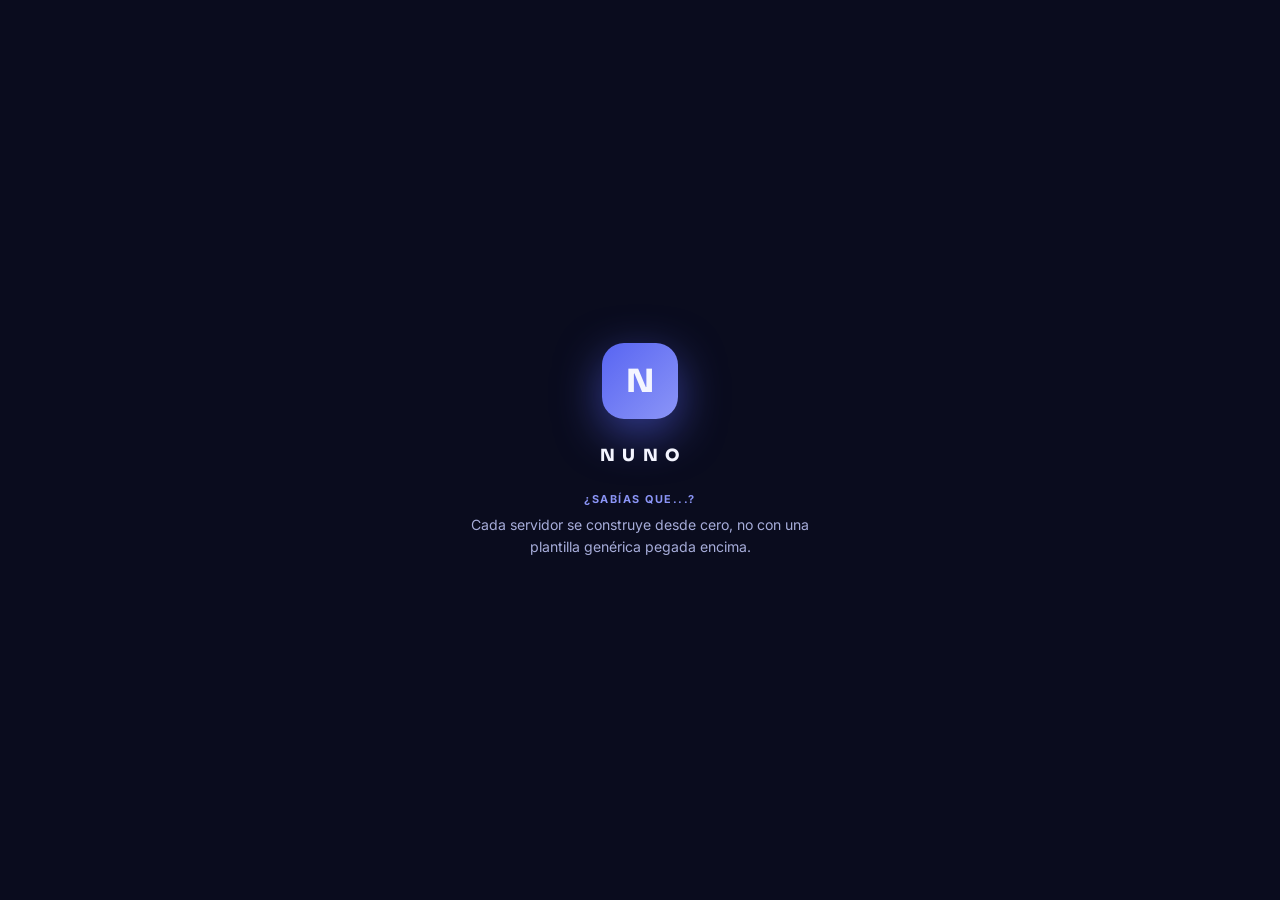
<file: index.html>
<!DOCTYPE html>
<html lang="es">
<head>
<meta charset="UTF-8">
<meta name="viewport" content="width=device-width, initial-scale=1.0">
<script>
  /* Detección automática de dispositivo (sin preguntar):
     - Móvil / tablet  -> se queda en esta web tal cual.
     - Ordenador       -> va a la versión Discord (discord.html).
     Con ?clasica=1 se fuerza la web normal también en ordenador,
     y se recuerda durante la sesión para no volver a redirigir. */
  (function(){
    try{
      var params = new URLSearchParams(location.search);
      if(params.has('clasica')){ sessionStorage.setItem('nuno-clasica','1'); }
      var quiereClasica = sessionStorage.getItem('nuno-clasica') === '1';
      var esMovil = /Android|iPhone|iPad|iPod|Mobile/i.test(navigator.userAgent)
        || window.matchMedia('(pointer: coarse)').matches
        || Math.min(screen.width, screen.height) < 768;
      if(!esMovil && !quiereClasica){
        /* Ruta absoluta desde la raíz del dominio (Vercel); relativa si se abre en local */
        var destino = location.protocol === 'file:' ? 'discord.html' : '/discord.html';
        location.replace(destino);
      }
    }catch(e){}
  })();
</script>
<title>Nuno · Servidores de Discord</title>
<link rel="preconnect" href="https://fonts.googleapis.com">
<link href="https://fonts.googleapis.com/css2?family=Sora:wght@400;500;600;700;800&family=Inter:wght@400;500;600&family=JetBrains+Mono:wght@500&display=swap" rel="stylesheet">
<link rel="icon" type="image/svg+xml" href="favicon.svg">
<link rel="stylesheet" href="styles.css">
</head>
<body>

<div class="glow glow-1"></div>
<div class="glow glow-2"></div>
<div class="glow glow-3"></div>

<nav>
  <div class="wrap">
    <a href="index.html" class="brand">
      <div class="brand-mark">N</div>
      Nuno
    </a>
    <div class="nav-links">
      <a href="servicios.html">Servicios</a>
      <a href="proceso.html">Proceso</a>
      <a href="ejemplo.html">Ejemplo</a>
      <a href="precios.html">Precios</a>
      <a href="seguridad.html">Seguridad</a>
      <a href="bot-personalizado.html" class="nav-gold">Bot Personalizado ✨</a>
    </div>
    <a href="contacto.html" class="nav-cta">Contactar</a>
  </div>
</nav>

<header class="hero">
  <div class="wrap hero-inner">
    <div>
      <div class="eyebrow"><span class="dot"></span> Disponible para nuevos proyectos</div>
      <h1 class="hero-title">Servidores de Discord <span class="accent">bien hechos</span> y seguros de verdad</h1>
      <p class="hero-sub">Diseño, organizo y protejo comunidades de Discord de principio a fin: estructura clara, permisos bien pensados y una moderación que de verdad frena problemas antes de que pasen.</p>
      <div class="hero-actions">
        <a href="contacto.html" class="btn-primary">Pide tu servidor →</a>
        <a href="precios.html" class="btn-secondary">Ver precios</a>
      </div>
      <div class="hero-trust">
        <div class="trust-item">
          <svg width="16" height="16" viewBox="0 0 24 24" fill="none"><path d="M9 12l2 2 4-4" stroke="#57E39A" stroke-width="2.4" stroke-linecap="round" stroke-linejoin="round"/><circle cx="12" cy="12" r="9" stroke="#57E39A" stroke-width="2"/></svg>
          Permisos y roles a medida
        </div>
        <div class="trust-item">
          <svg width="16" height="16" viewBox="0 0 24 24" fill="none"><path d="M9 12l2 2 4-4" stroke="#57E39A" stroke-width="2.4" stroke-linecap="round" stroke-linejoin="round"/><circle cx="12" cy="12" r="9" stroke="#57E39A" stroke-width="2"/></svg>
          Protección anti-raid
        </div>
        <div class="trust-item">
          <svg width="16" height="16" viewBox="0 0 24 24" fill="none"><path d="M9 12l2 2 4-4" stroke="#57E39A" stroke-width="2.4" stroke-linecap="round" stroke-linejoin="round"/><circle cx="12" cy="12" r="9" stroke="#57E39A" stroke-width="2"/></svg>
          Entrega con soporte incluido
        </div>
      </div>
    </div>

    <div class="server-mock" aria-hidden="true">
      <div class="server-mock-header">
        <div class="server-mock-title">
          <div class="server-icon"></div>
          Nunoo's Plantilla
        </div>
        <div class="status-badge">Verificado ✓</div>
      </div>
      <div class="channel-group">Información</div>
      <div class="channel"><span class="hash">#</span> bienvenida</div>
      <div class="channel"><span class="hash">#</span> normas</div>
      <div class="channel-group">Comunidad</div>
      <div class="channel active"><span class="hash">#</span> general</div>
      <div class="channel"><span class="hash">#</span> presentaciones</div>
      <div class="channel"><span class="hash">#</span> proyectos</div>
      <div class="channel-group">Staff</div>
      <div class="channel"><span class="hash">#</span> moderación <span class="lock-icon">🔒</span></div>
    </div>
  </div>
</header>

<section id="overview">
  <div class="wrap">
    <div class="section-head reveal">
      <span class="section-tag">Explora</span>
      <h2 class="section-title">Todo lo que necesitas saber, en una página cada cosa</h2>
      <p class="section-desc">Elige qué quieres ver: cómo trabajo, un ejemplo real, los precios o cómo cuido la seguridad de tu servidor.</p>
    </div>

    <div class="overview-grid">
      <a href="servicios.html" class="overview-card reveal">
        <div class="overview-icon">
          <svg width="22" height="22" viewBox="0 0 24 24" fill="none"><rect x="3" y="3" width="7" height="9" rx="2" stroke="#8B95F7" stroke-width="1.8"/><rect x="14" y="3" width="7" height="5" rx="2" stroke="#8B95F7" stroke-width="1.8"/><rect x="14" y="12" width="7" height="9" rx="2" stroke="#8B95F7" stroke-width="1.8"/><rect x="3" y="16" width="7" height="5" rx="2" stroke="#8B95F7" stroke-width="1.8"/></svg>
        </div>
        <h3>Servicios</h3>
        <p>Estructura, seguridad, bots, identidad visual y gestión de staff: todo lo que puedo montar para tu comunidad.</p>
        <span class="overview-link">Ver servicios →</span>
      </a>

      <a href="proceso.html" class="overview-card reveal">
        <div class="overview-icon">
          <svg width="22" height="22" viewBox="0 0 24 24" fill="none"><path d="M4 4v16M4 4l14 4-14 4" stroke="#8B95F7" stroke-width="1.8" stroke-linejoin="round"/></svg>
        </div>
        <h3>Cómo trabajo</h3>
        <p>Cuatro pasos claros, desde que me cuentas tu idea hasta que tienes el servidor listo y funcionando.</p>
        <span class="overview-link">Ver el proceso →</span>
      </a>

      <a href="ejemplo.html" class="overview-card reveal">
        <div class="overview-icon">
          <svg width="22" height="22" viewBox="0 0 24 24" fill="none"><rect x="3" y="4" width="18" height="14" rx="2" stroke="#8B95F7" stroke-width="1.8"/><path d="M3 9h18" stroke="#8B95F7" stroke-width="1.8"/></svg>
        </div>
        <h3>Un ejemplo</h3>
        <p>Una muestra ilustrativa de cómo se organiza un servidor tipo, para que veas el estilo antes de pedir el tuyo.</p>
        <span class="overview-link">Ver el ejemplo →</span>
      </a>

      <a href="precios.html" class="overview-card reveal">
        <div class="overview-icon">
          <svg width="22" height="22" viewBox="0 0 24 24" fill="none"><path d="M12 2v4M12 18v4M4.9 4.9l2.8 2.8M16.3 16.3l2.8 2.8M2 12h4M18 12h4M4.9 19.1l2.8-2.8M16.3 7.7l2.8-2.8" stroke="#8B95F7" stroke-width="1.8" stroke-linecap="round"/></svg>
        </div>
        <h3>Precios</h3>
        <p>Cuatro planes, desde la plantilla base hasta la administración continua. Precios negociables.</p>
        <span class="overview-link">Ver precios →</span>
      </a>

      <a href="seguridad.html" class="overview-card reveal">
        <div class="overview-icon">
          <svg width="22" height="22" viewBox="0 0 24 24" fill="none"><path d="M12 3l7 3v6c0 4.5-3 8-7 9-4-1-7-4.5-7-9V6l7-3z" stroke="#8B95F7" stroke-width="1.8" stroke-linejoin="round"/></svg>
        </div>
        <h3>Seguridad</h3>
        <p>Verificación, permisos mínimos y registro de actividad: la base sobre la que construyo cada servidor.</p>
        <span class="overview-link">Ver seguridad →</span>
      </a>

      <a href="contacto.html" class="overview-card reveal">
        <div class="overview-icon">
          <svg width="22" height="22" viewBox="0 0 24 24" fill="none"><circle cx="12" cy="8" r="3.2" stroke="#8B95F7" stroke-width="1.8"/><path d="M4.5 20c1.2-3.6 4-5.5 7.5-5.5s6.3 1.9 7.5 5.5" stroke="#8B95F7" stroke-width="1.8" stroke-linecap="round"/></svg>
        </div>
        <h3>Contacto</h3>
        <p>Escríbeme por Discord y cuéntame sobre tu comunidad. Te respondo lo antes posible.</p>
        <span class="overview-link">Contactar →</span>
      </a>

      <a href="bot-personalizado.html" class="overview-card reveal" style="border-color:rgba(245,196,81,0.25);">
        <div class="overview-icon" style="background:rgba(245,196,81,0.14);">
          <svg width="22" height="22" viewBox="0 0 24 24" fill="none"><path d="M12 2v4M12 18v4M4.9 4.9l2.8 2.8M16.3 16.3l2.8 2.8M2 12h4M18 12h4M4.9 19.1l2.8-2.8M16.3 7.7l2.8-2.8" stroke="#F5C451" stroke-width="1.8" stroke-linecap="round"/></svg>
        </div>
        <h3 style="color:#F5C451;">💎 Bot Personalizado</h3>
        <p>Un bot único, programado desde cero solo para tu servidor. El toque exclusivo que le da carácter a tu comunidad.</p>
        <span class="overview-link" style="color:#F5C451;">Descubrir →</span>
      </a>
    </div>
  </div>
</section>

<section class="cta-section">
  <div class="wrap">
    <div class="cta-box reveal">
      <h2>¿Listo para tener un servidor que de verdad funcione?</h2>
      <p>Cuéntame sobre tu comunidad y te preparo una propuesta de estructura sin compromiso.</p>
      <a href="contacto.html" class="btn-primary">Escríbeme por Discord →</a>
    </div>
  </div>
</section>

<footer>
  <div class="wrap footer-inner">
    <p>Nuno · Creación y seguridad de servidores de Discord</p>
    <div class="footer-links">
      <a href="servicios.html">Servicios</a>
      <a href="ejemplo.html">Ejemplo</a>
      <a href="contacto.html">Contacto</a>
    </div>
  </div>
</footer>

<script>
  const revealEls = document.querySelectorAll('.reveal');
  const io = new IntersectionObserver((entries) => {
    entries.forEach(e => {
      if(e.isIntersecting){
        e.target.classList.add('visible');
        io.unobserve(e.target);
      }
    });
  }, { threshold: 0.12 });
  revealEls.forEach(el => io.observe(el));
</script>

</body>
</html>
</file>
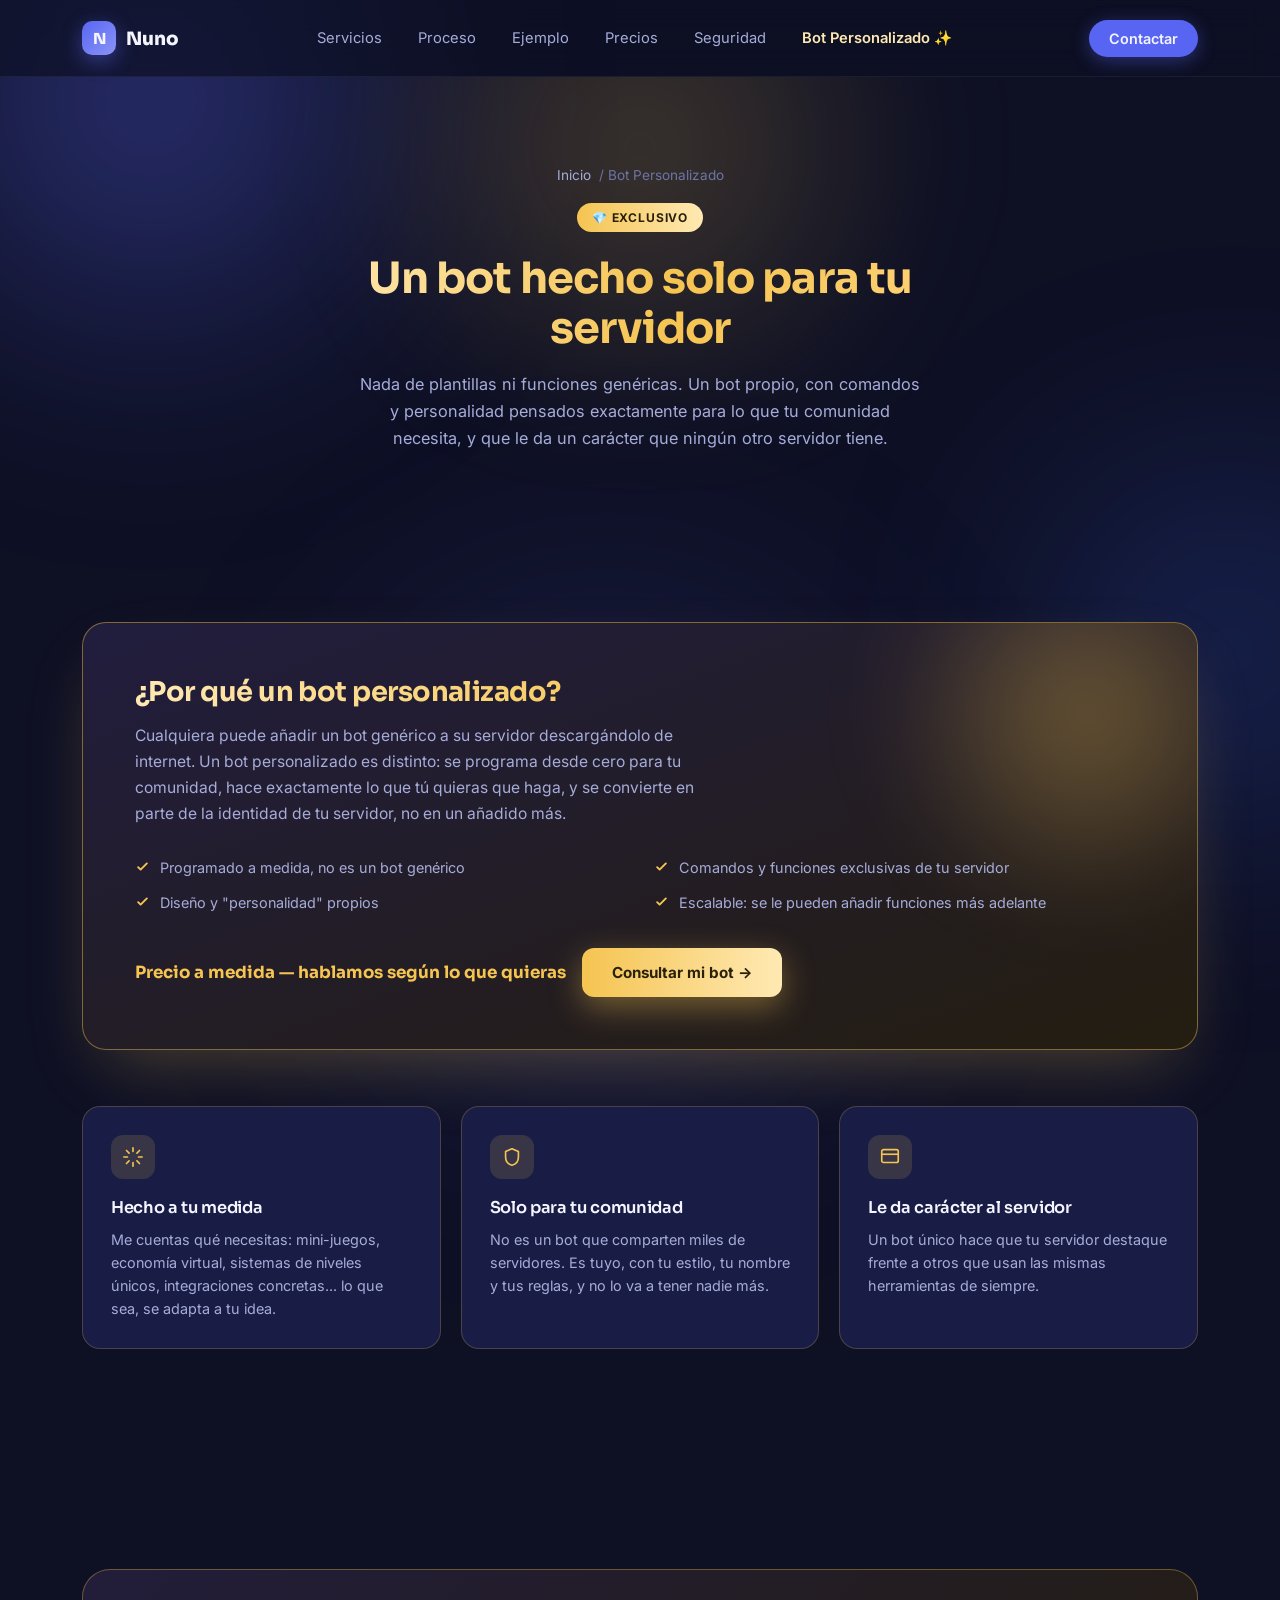
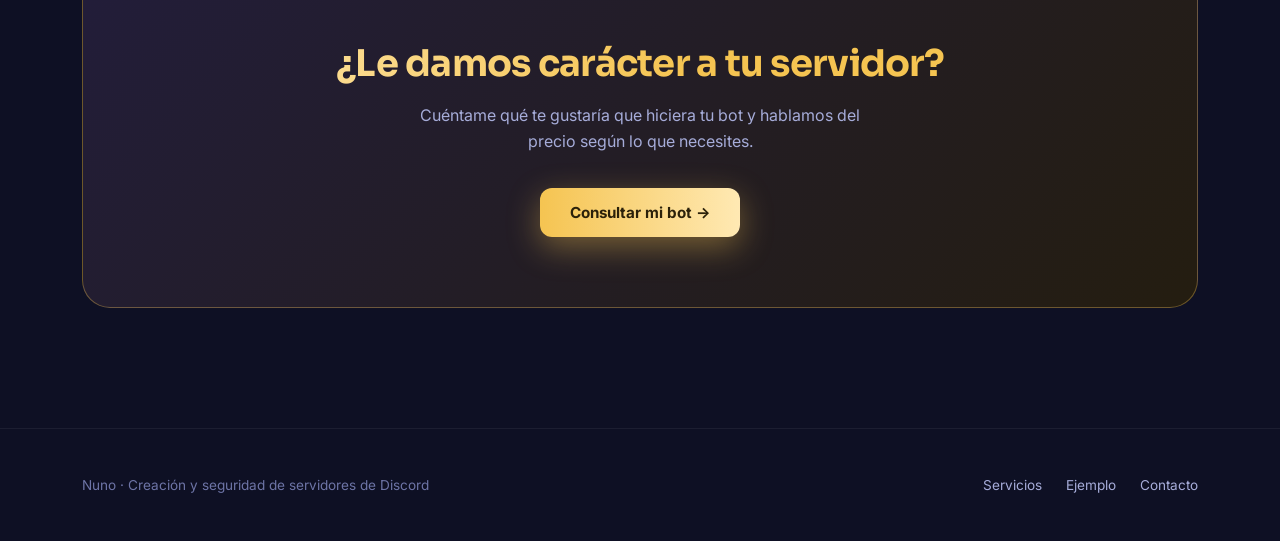
<file: bot-personalizado.html>
<!DOCTYPE html>
<html lang="es">
<head>
<meta charset="UTF-8">
<meta name="viewport" content="width=device-width, initial-scale=1.0">
<title>Bot Personalizado · Nuno</title>
<link rel="preconnect" href="https://fonts.googleapis.com">
<link href="https://fonts.googleapis.com/css2?family=Sora:wght@400;500;600;700;800&family=Inter:wght@400;500;600&family=JetBrains+Mono:wght@500&display=swap" rel="stylesheet">
<link rel="icon" type="image/svg+xml" href="favicon.svg">
<link rel="stylesheet" href="styles.css">
<style>
  .gold-hero{
    position:relative;
    padding:90px 0 70px;
    z-index:1;
    overflow:hidden;
  }
  .gold-hero .diamond-glow-bg{
    position:absolute;
    top:-180px; left:50%;
    transform:translateX(-50%);
    width:700px; height:500px;
    background:radial-gradient(circle, rgba(245,196,81,0.22) 0%, transparent 70%);
    filter:blur(60px);
    pointer-events:none;
  }
  .gold-hero .wrap{position:relative; z-index:1; text-align:center;}
  .gold-hero h1{
    font-size:2.7rem;
    font-weight:700;
    line-height:1.15;
    margin:0 auto 18px;
    max-width:680px;
    background:linear-gradient(100deg,#FFE9B3,#F5C451 55%,#FFD37A);
    -webkit-background-clip:text;
    background-clip:text;
    color:transparent;
  }
  @media(max-width:600px){ .gold-hero h1{font-size:2.1rem;} }
  .gold-hero p{
    color:var(--text-muted);
    max-width:560px;
    margin:0 auto;
    font-size:1.02rem;
    line-height:1.65;
  }

  .gold-explainer{
    display:grid;
    grid-template-columns:repeat(3, 1fr);
    gap:20px;
    margin-top:56px;
  }
  @media(max-width:860px){ .gold-explainer{grid-template-columns:1fr;} }
  .gold-explainer-card{
    background:var(--card);
    border:1px solid rgba(245,196,81,0.22);
    border-radius:18px;
    padding:28px;
    transition:transform .2s ease, border-color .2s ease;
  }
  .gold-explainer-card:hover{
    transform:translateY(-4px);
    border-color:rgba(245,196,81,0.5);
  }
  .gold-explainer-icon{
    width:44px;height:44px;
    border-radius:12px;
    background:rgba(245,196,81,0.14);
    display:flex;align-items:center;justify-content:center;
    margin-bottom:18px;
  }
  .gold-explainer-card h3{font-size:1.02rem; margin-bottom:10px; font-weight:600;}
  .gold-explainer-card p{font-size:0.9rem; color:var(--text-muted); line-height:1.6;}
</style>
</head>
<body>

<div class="glow glow-1"></div>
<div class="glow glow-2"></div>
<div class="glow glow-3"></div>

<nav>
  <div class="wrap">
    <a href="index.html" class="brand">
      <div class="brand-mark">N</div>
      Nuno
    </a>
    <div class="nav-links">
      <a href="servicios.html">Servicios</a>
      <a href="proceso.html">Proceso</a>
      <a href="ejemplo.html">Ejemplo</a>
      <a href="precios.html">Precios</a>
      <a href="seguridad.html">Seguridad</a>
      <a href="bot-personalizado.html" class="nav-gold active">Bot Personalizado ✨</a>
    </div>
    <a href="contacto.html" class="nav-cta">Contactar</a>
  </div>
</nav>

<header class="gold-hero">
  <div class="diamond-glow-bg"></div>
  <div class="wrap">
    <div class="breadcrumb" style="justify-content:center;"><a href="index.html">Inicio</a> / Bot Personalizado</div>
    <span class="diamond-badge">💎 Exclusivo</span>
    <h1>Un bot hecho solo para tu servidor</h1>
    <p>Nada de plantillas ni funciones genéricas. Un bot propio, con comandos y personalidad pensados exactamente para lo que tu comunidad necesita, y que le da un carácter que ningún otro servidor tiene.</p>
  </div>
</header>

<section>
  <div class="wrap">
    <div class="diamond-card reveal">
      <div class="diamond-glow"></div>
      <h3>¿Por qué un bot personalizado?</h3>
      <p class="diamond-desc">Cualquiera puede añadir un bot genérico a su servidor descargándolo de internet. Un bot personalizado es distinto: se programa desde cero para tu comunidad, hace exactamente lo que tú quieras que haga, y se convierte en parte de la identidad de tu servidor, no en un añadido más.</p>

      <ul class="diamond-features">
        <li><svg width="15" height="15" viewBox="0 0 24 24" fill="none"><path d="M5 13l4 4L19 7" stroke="#F5C451" stroke-width="3" stroke-linecap="round" stroke-linejoin="round"/></svg> Programado a medida, no es un bot genérico</li>
        <li><svg width="15" height="15" viewBox="0 0 24 24" fill="none"><path d="M5 13l4 4L19 7" stroke="#F5C451" stroke-width="3" stroke-linecap="round" stroke-linejoin="round"/></svg> Comandos y funciones exclusivas de tu servidor</li>
        <li><svg width="15" height="15" viewBox="0 0 24 24" fill="none"><path d="M5 13l4 4L19 7" stroke="#F5C451" stroke-width="3" stroke-linecap="round" stroke-linejoin="round"/></svg> Diseño y "personalidad" propios</li>
        <li><svg width="15" height="15" viewBox="0 0 24 24" fill="none"><path d="M5 13l4 4L19 7" stroke="#F5C451" stroke-width="3" stroke-linecap="round" stroke-linejoin="round"/></svg> Escalable: se le pueden añadir funciones más adelante</li>
      </ul>

      <div class="diamond-price-row">
        <span class="diamond-price-note">Precio a medida — hablamos según lo que quieras</span>
        <a href="contacto.html" class="diamond-cta">Consultar mi bot →</a>
      </div>
    </div>

    <div class="gold-explainer">
      <div class="gold-explainer-card reveal">
        <div class="gold-explainer-icon">
          <svg width="22" height="22" viewBox="0 0 24 24" fill="none"><path d="M12 2v4M12 18v4M4.9 4.9l2.8 2.8M16.3 16.3l2.8 2.8M2 12h4M18 12h4M4.9 19.1l2.8-2.8M16.3 7.7l2.8-2.8" stroke="#F5C451" stroke-width="1.8" stroke-linecap="round"/></svg>
        </div>
        <h3>Hecho a tu medida</h3>
        <p>Me cuentas qué necesitas: mini-juegos, economía virtual, sistemas de niveles únicos, integraciones concretas... lo que sea, se adapta a tu idea.</p>
      </div>

      <div class="gold-explainer-card reveal">
        <div class="gold-explainer-icon">
          <svg width="22" height="22" viewBox="0 0 24 24" fill="none"><path d="M12 3l7 3v6c0 4.5-3 8-7 9-4-1-7-4.5-7-9V6l7-3z" stroke="#F5C451" stroke-width="1.8" stroke-linejoin="round"/></svg>
        </div>
        <h3>Solo para tu comunidad</h3>
        <p>No es un bot que comparten miles de servidores. Es tuyo, con tu estilo, tu nombre y tus reglas, y no lo va a tener nadie más.</p>
      </div>

      <div class="gold-explainer-card reveal">
        <div class="gold-explainer-icon">
          <svg width="22" height="22" viewBox="0 0 24 24" fill="none"><rect x="3" y="4" width="18" height="14" rx="2" stroke="#F5C451" stroke-width="1.8"/><path d="M3 9h18" stroke="#F5C451" stroke-width="1.8"/></svg>
        </div>
        <h3>Le da carácter al servidor</h3>
        <p>Un bot único hace que tu servidor destaque frente a otros que usan las mismas herramientas de siempre.</p>
      </div>
    </div>
  </div>
</section>

<section class="cta-section">
  <div class="wrap">
    <div class="cta-box reveal" style="border-color:rgba(245,196,81,0.35); background:linear-gradient(135deg, #221D3A, #241D10);">
      <h2 style="background:linear-gradient(100deg,#FFE9B3,#F5C451 55%); -webkit-background-clip:text; background-clip:text; color:transparent;">¿Le damos carácter a tu servidor?</h2>
      <p>Cuéntame qué te gustaría que hiciera tu bot y hablamos del precio según lo que necesites.</p>
      <a href="contacto.html" class="diamond-cta">Consultar mi bot →</a>
    </div>
  </div>
</section>

<footer>
  <div class="wrap footer-inner">
    <p>Nuno · Creación y seguridad de servidores de Discord</p>
    <div class="footer-links">
      <a href="servicios.html">Servicios</a>
      <a href="ejemplo.html">Ejemplo</a>
      <a href="contacto.html">Contacto</a>
    </div>
  </div>
</footer>

<script>
  const revealEls = document.querySelectorAll('.reveal');
  const io = new IntersectionObserver((entries) => {
    entries.forEach(e => {
      if(e.isIntersecting){
        e.target.classList.add('visible');
        io.unobserve(e.target);
      }
    });
  }, { threshold: 0.12 });
  revealEls.forEach(el => io.observe(el));
</script>

</body>
</html>
</file>
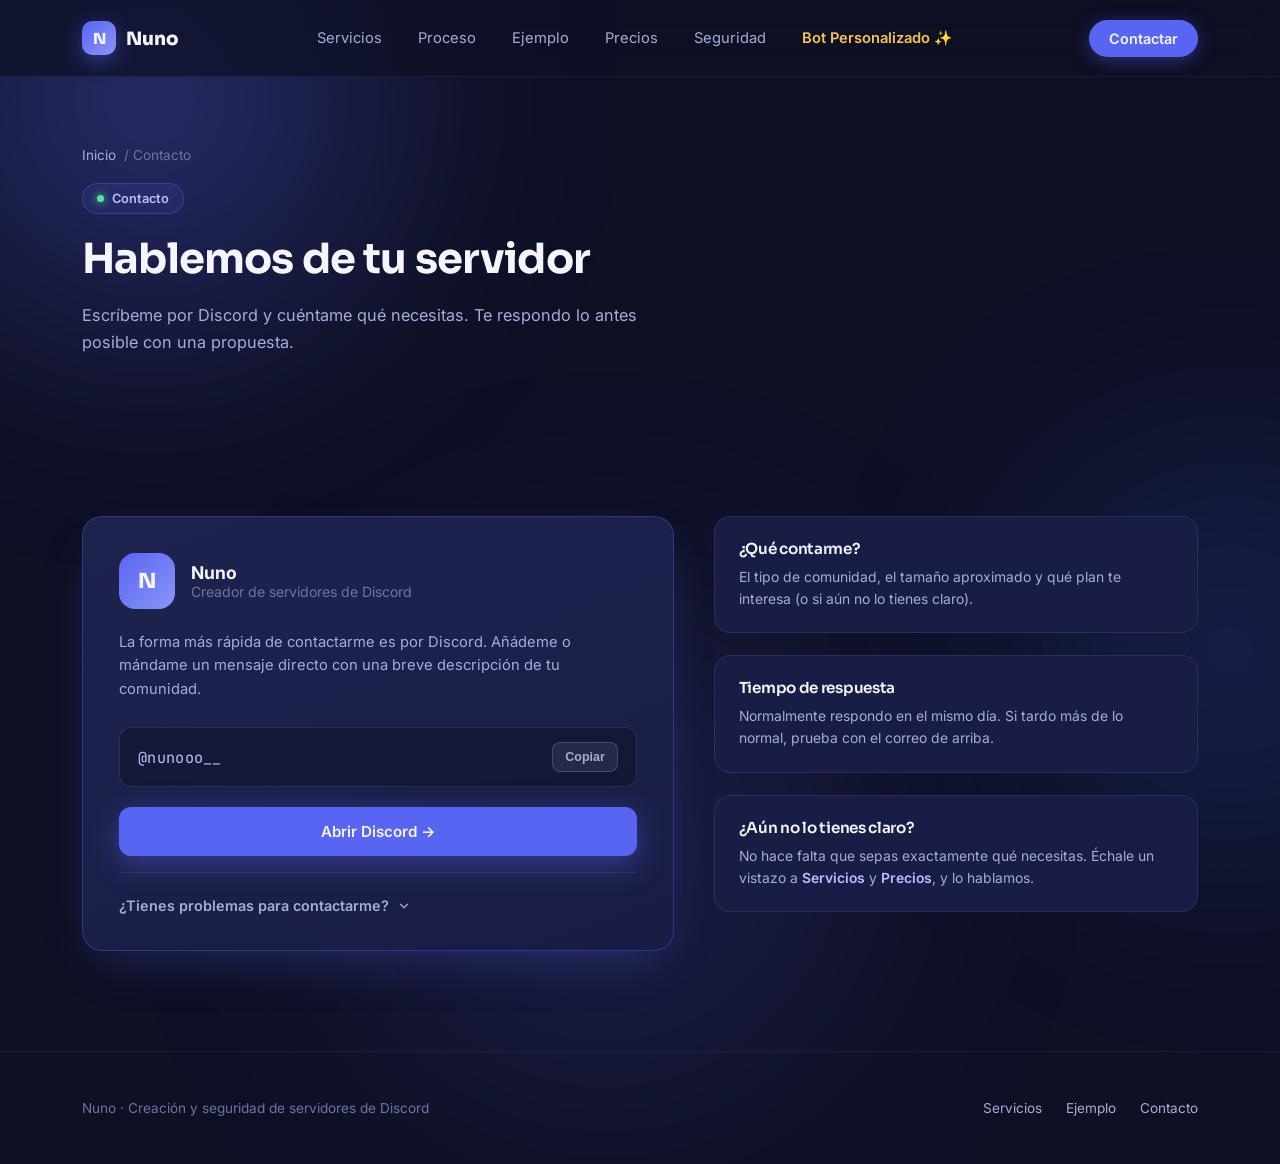
<file: contacto.html>
<!DOCTYPE html>
<html lang="es">
<head>
<meta charset="UTF-8">
<meta name="viewport" content="width=device-width, initial-scale=1.0">
<title>Contacto · Nuno</title>
<link rel="preconnect" href="https://fonts.googleapis.com">
<link href="https://fonts.googleapis.com/css2?family=Sora:wght@400;500;600;700;800&family=Inter:wght@400;500;600&family=JetBrains+Mono:wght@500&display=swap" rel="stylesheet">
<link rel="icon" type="image/svg+xml" href="favicon.svg">
<link rel="stylesheet" href="styles.css">
</head>
<body>

<div class="glow glow-1"></div>
<div class="glow glow-2"></div>
<div class="glow glow-3"></div>

<nav>
  <div class="wrap">
    <a href="index.html" class="brand">
      <div class="brand-mark">N</div>
      Nuno
    </a>
    <div class="nav-links">
      <a href="servicios.html">Servicios</a>
      <a href="proceso.html">Proceso</a>
      <a href="ejemplo.html">Ejemplo</a>
      <a href="precios.html">Precios</a>
      <a href="seguridad.html">Seguridad</a>
      <a href="bot-personalizado.html" class="nav-gold">Bot Personalizado ✨</a>
    </div>
    <a href="contacto.html" class="nav-cta">Contactar</a>
  </div>
</nav>

<header class="page-hero">
  <div class="wrap">
    <div class="breadcrumb"><a href="index.html">Inicio</a> / Contacto</div>
    <div class="eyebrow"><span class="dot"></span> Contacto</div>
    <h1>Hablemos de tu servidor</h1>
    <p>Escríbeme por Discord y cuéntame qué necesitas. Te respondo lo antes posible con una propuesta.</p>
  </div>
</header>

<section>
  <div class="wrap">
    <div class="contact-grid">
      <div class="discord-card reveal">
        <div class="discord-card-top">
          <div class="discord-avatar">N</div>
          <div>
            <div class="discord-name">Nuno</div>
            <div class="discord-handle">Creador de servidores de Discord</div>
          </div>
        </div>
        <p class="discord-desc">La forma más rápida de contactarme es por Discord. Añádeme o mándame un mensaje directo con una breve descripción de tu comunidad.</p>

        <div class="discord-username-box">
          <span class="mono">@nunooo__</span>
          <button class="copy-btn" id="copyBtn" type="button">Copiar</button>
        </div>

        <a href="https://discord.com/users/nunooo__" class="btn-primary" style="width:100%; justify-content:center;">Abrir Discord →</a>

        <div class="trouble-box">
          <button class="trouble-toggle" id="troubleToggle" type="button" aria-expanded="false" aria-controls="troubleAnswer">
            ¿Tienes problemas para contactarme?
            <svg width="14" height="14" viewBox="0 0 24 24" fill="none"><path d="M6 9l6 6 6-6" stroke="currentColor" stroke-width="2" stroke-linecap="round" stroke-linejoin="round"/></svg>
          </button>
          <div class="trouble-answer" id="troubleAnswer">
            <div class="trouble-answer-inner">
              Escríbeme por correo a <a href="mailto:nuno.llaofr@gmail.com">nuno.llaofr@gmail.com</a> y te responderé desde ahí.
            </div>
          </div>
        </div>
      </div>

      <div class="contact-info-list">
        <div class="contact-info-item reveal">
          <h3>¿Qué contarme?</h3>
          <p>El tipo de comunidad, el tamaño aproximado y qué plan te interesa (o si aún no lo tienes claro).</p>
        </div>
        <div class="contact-info-item reveal">
          <h3>Tiempo de respuesta</h3>
          <p>Normalmente respondo en el mismo día. Si tardo más de lo normal, prueba con el correo de arriba.</p>
        </div>
        <div class="contact-info-item reveal">
          <h3>¿Aún no lo tienes claro?</h3>
          <p>No hace falta que sepas exactamente qué necesitas. Échale un vistazo a <a href="servicios.html" style="color:var(--ice); font-weight:600;">Servicios</a> y <a href="precios.html" style="color:var(--ice); font-weight:600;">Precios</a>, y lo hablamos.</p>
        </div>
      </div>
    </div>
  </div>
</section>

<footer>
  <div class="wrap footer-inner">
    <p>Nuno · Creación y seguridad de servidores de Discord</p>
    <div class="footer-links">
      <a href="servicios.html">Servicios</a>
      <a href="ejemplo.html">Ejemplo</a>
      <a href="contacto.html">Contacto</a>
    </div>
  </div>
</footer>

<script>
  const revealEls = document.querySelectorAll('.reveal');
  const io = new IntersectionObserver((entries) => {
    entries.forEach(e => {
      if(e.isIntersecting){
        e.target.classList.add('visible');
        io.unobserve(e.target);
      }
    });
  }, { threshold: 0.12 });
  revealEls.forEach(el => io.observe(el));

  const toggle = document.getElementById('troubleToggle');
  const answer = document.getElementById('troubleAnswer');
  toggle.addEventListener('click', () => {
    const isOpen = answer.classList.toggle('open');
    toggle.classList.toggle('open', isOpen);
    toggle.setAttribute('aria-expanded', isOpen);
  });

  const copyBtn = document.getElementById('copyBtn');
  copyBtn.addEventListener('click', async () => {
    try {
      await navigator.clipboard.writeText('nunooo__');
      copyBtn.textContent = '¡Copiado!';
      setTimeout(() => { copyBtn.textContent = 'Copiar'; }, 1800);
    } catch (e) {
      copyBtn.textContent = 'nunooo__';
    }
  });
</script>

</body>
</html>
</file>
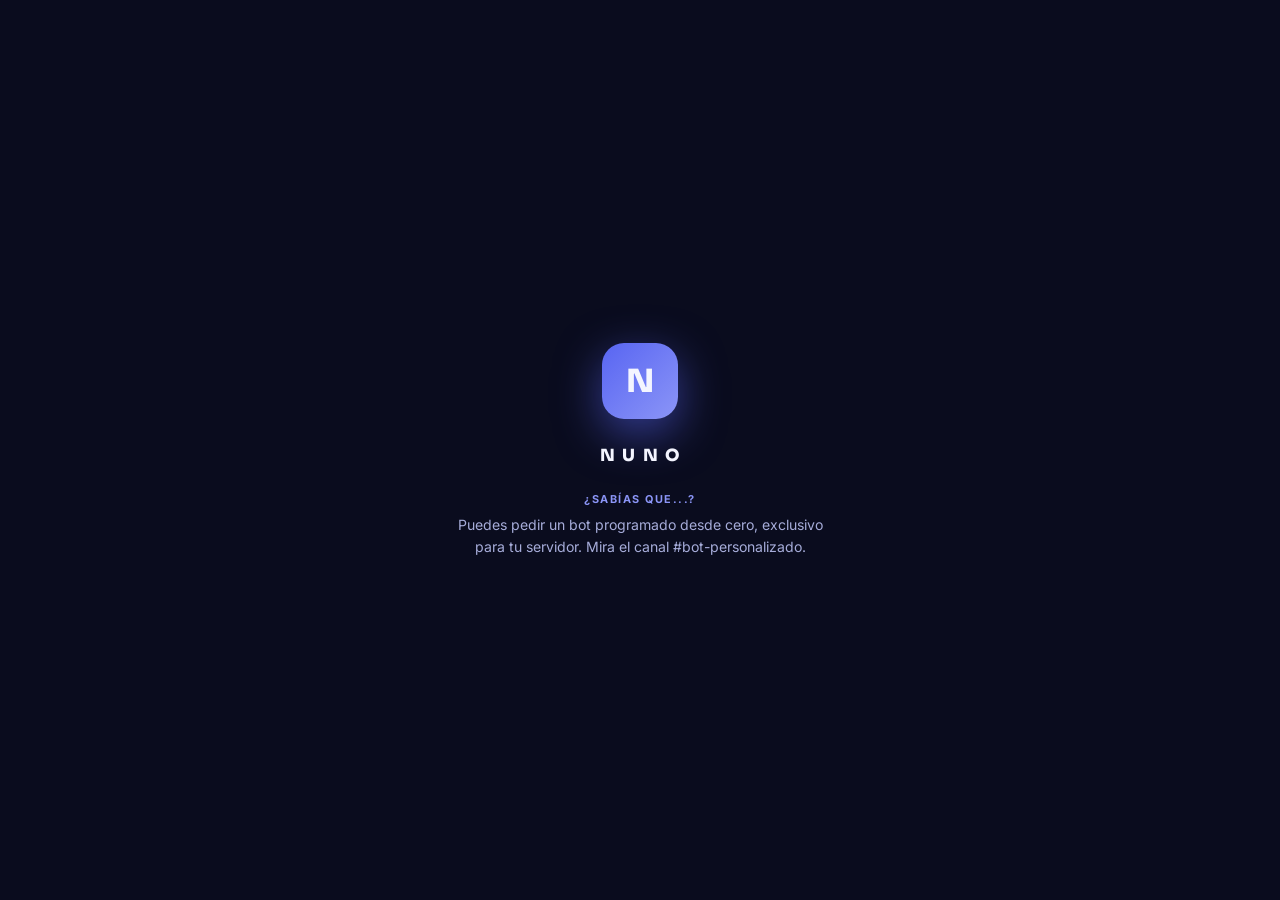
<file: discord.html>
<!DOCTYPE html>
<html lang="es">
<head>
<meta charset="UTF-8">
<meta name="viewport" content="width=device-width, initial-scale=1.0">
<title>Nuno · Servidores de Discord</title>
<link rel="preconnect" href="https://fonts.googleapis.com">
<link href="https://fonts.googleapis.com/css2?family=Sora:wght@400;500;600;700;800&family=Inter:wght@400;500;600;700&family=JetBrains+Mono:wght@500&display=swap" rel="stylesheet">
<link rel="icon" type="image/svg+xml" href="favicon.svg">
<script>
  /* Si alguien abre esta versión desde un móvil, lo mandamos a la web normal */
  (function(){
    try{
      var esMovil = /Android|iPhone|iPad|iPod|Mobile/i.test(navigator.userAgent)
        || window.matchMedia('(pointer: coarse)').matches
        || Math.min(screen.width, screen.height) < 768;
      if(esMovil){
        var destino = location.protocol === 'file:' ? 'index.html?clasica=1' : '/?clasica=1';
        location.replace(destino);
      }
    }catch(e){}
  })();
</script>
<style>
  :root{
    --rail:#0A0C1E;
    --side:#10132B;
    --side-hover:rgba(139,149,247,0.08);
    --side-active:rgba(88,101,242,0.18);
    --chat:#141737;
    --embed:#191D45;
    --embed-border:rgba(255,255,255,0.08);
    --blurple:#5865F2;
    --blurple-light:#8B95F7;
    --ice:#B7C1FF;
    --gold:#F5C451;
    --gold-soft:#FFE9B3;
    --success:#57E39A;
    --text:#F4F5FF;
    --text-muted:#A6ACD9;
    --text-faint:#6D74A6;
  }

  *{margin:0;padding:0;box-sizing:border-box;}
  html,body{height:100%;}
  body{
    background:var(--rail);
    color:var(--text);
    font-family:'Inter', sans-serif;
    -webkit-font-smoothing:antialiased;
    overflow:hidden;
  }
  h1,h2,h3{font-family:'Sora', sans-serif; letter-spacing:-0.02em;}
  .mono{font-family:'JetBrains Mono', monospace; letter-spacing:0.02em;}
  a{color:inherit; text-decoration:none;}
  button{font-family:'Inter', sans-serif;}
  a:focus-visible, button:focus-visible{outline:2px solid var(--blurple-light); outline-offset:2px; border-radius:6px;}

  /* ============ PANTALLA DE CARGA ============ */
  #boot{
    position:fixed; inset:0;
    background:var(--rail);
    z-index:1000;
    display:flex;
    flex-direction:column;
    align-items:center;
    justify-content:center;
    gap:26px;
    transition:opacity .45s ease;
  }
  #boot.out{opacity:0; pointer-events:none;}
  .boot-logo{
    width:76px; height:76px;
    border-radius:22px;
    background:linear-gradient(135deg, var(--blurple), var(--blurple-light));
    display:flex; align-items:center; justify-content:center;
    font-family:'Sora', sans-serif;
    font-weight:800;
    font-size:2rem;
    box-shadow:0 14px 45px rgba(88,101,242,0.55);
    animation:boot-bounce 1.1s cubic-bezier(.36,.07,.19,.97) infinite;
  }
  @keyframes boot-bounce{
    0%, 100%{ transform:translateY(0) scale(1); }
    30%{ transform:translateY(-14px) scale(1.04); }
    50%{ transform:translateY(0) scale(0.97); }
    62%{ transform:translateY(-5px) scale(1); }
    75%{ transform:translateY(0) scale(1); }
  }
  .boot-word{
    font-family:'Sora', sans-serif;
    font-weight:800;
    font-size:1.05rem;
    letter-spacing:0.42em;
    text-indent:0.42em;
    color:var(--text);
  }
  .boot-tip{
    text-align:center;
    max-width:420px;
    padding:0 24px;
  }
  .boot-tip-label{
    font-size:0.68rem;
    font-weight:700;
    letter-spacing:0.14em;
    color:var(--blurple-light);
    text-transform:uppercase;
    margin-bottom:8px;
  }
  .boot-tip-text{
    font-size:0.88rem;
    color:var(--text-muted);
    line-height:1.55;
  }
  @media (prefers-reduced-motion: reduce){
    .boot-logo{animation:none;}
    #boot{transition:none;}
  }

  /* ============ APP ============ */
  .app{
    display:grid;
    grid-template-columns:76px 252px 1fr 216px;
    height:100vh;
    opacity:0;
    transition:opacity .4s ease;
  }
  .app.ready{opacity:1;}
  /* IMPORTANTE: permite que los paneles hagan scroll interno en vez de desbordar */
  .app > *{min-height:0;}
  @media(max-width:1120px){
    .app{grid-template-columns:76px 252px 1fr;}
    .members{display:none;}
  }
  @media (prefers-reduced-motion: reduce){
    .app{transition:none;}
  }

  /* ---- barra de servidores ---- */
  .rail{
    background:var(--rail);
    display:flex;
    flex-direction:column;
    align-items:center;
    padding:14px 0;
    gap:10px;
  }
  .rail-item{
    width:48px; height:48px;
    border-radius:16px;
    display:flex; align-items:center; justify-content:center;
    background:var(--side);
    color:var(--text-muted);
    font-family:'Sora', sans-serif;
    font-weight:800;
    font-size:1.05rem;
    cursor:default;
    position:relative;
    transition:border-radius .18s ease, background .18s ease;
  }
  .rail-item.server{
    background:linear-gradient(135deg, var(--blurple), var(--blurple-light));
    color:#fff;
    border-radius:14px;
    box-shadow:0 8px 24px rgba(88,101,242,0.5);
  }
  .rail-item.server::before{
    content:"";
    position:absolute;
    left:-14px;
    width:4px; height:36px;
    border-radius:0 4px 4px 0;
    background:var(--text);
  }
  .rail-divider{
    width:32px; height:2px;
    border-radius:2px;
    background:rgba(255,255,255,0.09);
    margin:2px 0;
  }
  .rail-bottom{margin-top:auto;}
  a.rail-item{cursor:pointer;}
  a.rail-item:hover{background:var(--blurple); color:#fff; border-radius:14px;}
  .rail-item svg{display:block;}

  /* ---- lista de canales ---- */
  .sidebar{
    background:var(--side);
    display:flex;
    flex-direction:column;
    border-radius:14px 0 0 0;
    overflow:hidden;
  }
  .server-head{
    padding:16px 16px 14px;
    border-bottom:1px solid rgba(0,0,0,0.28);
    display:flex;
    align-items:center;
    justify-content:space-between;
    font-family:'Sora', sans-serif;
    font-weight:700;
    font-size:0.98rem;
    box-shadow:0 1px 0 rgba(0,0,0,0.15);
    flex-shrink:0;
  }
  .server-head .verified{
    display:inline-flex;
    align-items:center;
    gap:7px;
  }
  .server-head .verified svg{flex-shrink:0;}
  .channel-scroll{
    flex:1;
    min-height:0;
    overflow-y:auto;
    padding:14px 8px 14px;
  }
  .cat{
    font-size:0.68rem;
    font-weight:700;
    letter-spacing:0.06em;
    text-transform:uppercase;
    color:var(--text-faint);
    padding:14px 10px 5px;
    display:flex; align-items:center; gap:5px;
  }
  .cat:first-child{padding-top:2px;}
  .ch{
    width:100%;
    display:flex;
    align-items:center;
    gap:8px;
    padding:7px 10px;
    border-radius:8px;
    font-size:0.92rem;
    font-weight:500;
    color:var(--text-muted);
    background:none;
    border:none;
    cursor:pointer;
    text-align:left;
    margin-bottom:1px;
  }
  .ch .hash{color:var(--text-faint); font-weight:600; font-size:1rem; width:14px; text-align:center;}
  .ch:hover{background:var(--side-hover); color:var(--text);}
  .ch.active{background:var(--side-active); color:var(--text);}
  .ch.active .hash{color:var(--ice);}
  .ch.gold{color:var(--gold);}
  .ch.gold .hash{color:var(--gold);}
  .ch.gold:hover, .ch.gold.active{background:rgba(245,196,81,0.12); color:var(--gold-soft);}
  .ch .badge{
    margin-left:auto;
    font-size:0.62rem;
    font-weight:700;
    background:var(--blurple);
    color:#fff;
    border-radius:999px;
    padding:2px 7px;
  }
  .ch.gold .badge{background:linear-gradient(90deg,var(--gold),var(--gold-soft)); color:#2B210A;}

  .user-panel{
    background:rgba(0,0,0,0.28);
    padding:10px 12px;
    display:flex;
    align-items:center;
    gap:10px;
    flex-shrink:0;
  }
  .user-avatar{
    width:34px; height:34px;
    border-radius:50%;
    background:linear-gradient(135deg, var(--blurple), var(--blurple-light));
    display:flex; align-items:center; justify-content:center;
    font-family:'Sora', sans-serif;
    font-weight:800;
    font-size:0.85rem;
    position:relative;
    flex-shrink:0;
  }
  .user-avatar::after{
    content:"";
    position:absolute;
    right:-2px; bottom:-2px;
    width:12px; height:12px;
    border-radius:50%;
    background:var(--success);
    border:3px solid var(--side);
  }
  .user-name{font-size:0.85rem; font-weight:700; line-height:1.2;}
  .user-status{font-size:0.7rem; color:var(--text-faint);}

  /* ---- zona principal ---- */
  .main{
    background:var(--chat);
    display:flex;
    flex-direction:column;
    min-width:0;
    min-height:0;
  }
  .topbar{
    height:52px;
    flex-shrink:0;
    display:flex;
    align-items:center;
    gap:10px;
    padding:0 18px;
    border-bottom:1px solid rgba(0,0,0,0.28);
    box-shadow:0 1px 0 rgba(0,0,0,0.12);
  }
  .topbar .hash{color:var(--text-faint); font-size:1.25rem; font-weight:600;}
  .topbar-name{font-weight:700; font-size:0.98rem;}
  .topbar-sep{width:1px; height:22px; background:rgba(255,255,255,0.1); margin:0 4px;}
  .topbar-topic{
    font-size:0.83rem;
    color:var(--text-muted);
    white-space:nowrap;
    overflow:hidden;
    text-overflow:ellipsis;
    flex:1;
  }
  .classic-link{
    flex-shrink:0;
    font-size:0.78rem;
    font-weight:600;
    color:var(--text-muted);
    border:1px solid rgba(255,255,255,0.14);
    border-radius:8px;
    padding:6px 12px;
    display:inline-flex;
    align-items:center;
    gap:6px;
    transition:color .15s ease, border-color .15s ease;
  }
  .classic-link:hover{color:var(--text); border-color:rgba(255,255,255,0.32);}

  .view-scroll{
    flex:1;
    min-height:0;
    overflow-y:auto;
    padding:30px 34px 60px;
    scroll-behavior:smooth;
  }

  .view{display:none; max-width:840px;}
  .view.active{display:block; animation:view-in .28s ease;}
  @keyframes view-in{
    from{opacity:0; transform:translateY(8px);}
    to{opacity:1; transform:translateY(0);}
  }
  @media (prefers-reduced-motion: reduce){
    .view.active{animation:none;}
  }

  /* cabecera de canal */
  .ch-welcome{margin-bottom:26px;}
  .ch-welcome-icon{
    width:58px; height:58px;
    border-radius:50%;
    background:rgba(88,101,242,0.16);
    display:flex; align-items:center; justify-content:center;
    font-size:1.8rem;
    font-weight:600;
    color:var(--ice);
    margin-bottom:14px;
  }
  .ch-welcome.gold .ch-welcome-icon{background:rgba(245,196,81,0.15); color:var(--gold);}
  .ch-welcome h1{font-size:1.75rem; font-weight:700; margin-bottom:8px;}
  .ch-welcome.gold h1{
    background:linear-gradient(100deg, var(--gold-soft), var(--gold) 55%, #FFD37A);
    -webkit-background-clip:text; background-clip:text; color:transparent;
  }
  .ch-welcome p{color:var(--text-muted); font-size:0.92rem; line-height:1.6; max-width:620px;}

  /* chips: listas convertidas en píldoras compactas */
  .chips{display:flex; flex-wrap:wrap; gap:9px; margin:18px 0 6px;}
  .chip{
    display:inline-flex;
    align-items:center;
    gap:7px;
    padding:7px 13px;
    border-radius:999px;
    background:rgba(88,101,242,0.12);
    border:1px solid rgba(88,101,242,0.32);
    color:var(--ice);
    font-size:0.79rem;
    font-weight:600;
  }
  .chip.green{background:rgba(87,227,154,0.1); border-color:rgba(87,227,154,0.32); color:var(--success);}
  .chip.gold{background:rgba(245,196,81,0.1); border-color:rgba(245,196,81,0.35); color:var(--gold);}
  .chip.plain{background:rgba(255,255,255,0.05); border-color:rgba(255,255,255,0.12); color:var(--text-muted);}
  .chip svg{flex-shrink:0;}

  /* tarjetas compactas con icono */
  .cards{
    display:grid;
    grid-template-columns:1fr 1fr;
    gap:14px;
    margin-bottom:18px;
  }
  @media(max-width:900px){ .cards{grid-template-columns:1fr;} }
  .card{
    background:var(--embed);
    border:1px solid var(--embed-border);
    border-radius:14px;
    padding:18px 20px;
    display:flex;
    gap:14px;
    align-items:flex-start;
    transition:transform .18s ease, border-color .18s ease;
  }
  .card:hover{transform:translateY(-3px); border-color:rgba(88,101,242,0.45);}
  .card.gold:hover{border-color:rgba(245,196,81,0.5);}
  .card-icon{
    width:40px; height:40px;
    border-radius:11px;
    background:rgba(88,101,242,0.15);
    display:flex; align-items:center; justify-content:center;
    flex-shrink:0;
  }
  .card.gold .card-icon{background:rgba(245,196,81,0.14);}
  .card h3{font-size:0.93rem; font-weight:600; margin-bottom:4px;}
  .card p{font-size:0.83rem; color:var(--text-muted); line-height:1.55;}

  /* línea de tiempo del proceso */
  .timeline{position:relative; padding-left:28px; margin-bottom:18px;}
  .timeline::before{
    content:"";
    position:absolute;
    left:13px; top:14px; bottom:14px;
    width:2px;
    background:linear-gradient(to bottom, var(--blurple), rgba(88,101,242,0.1));
    border-radius:2px;
  }
  .step{
    position:relative;
    padding:0 0 22px 22px;
  }
  .step:last-child{padding-bottom:0;}
  .step::before{
    content:attr(data-num);
    position:absolute;
    left:-28px; top:0;
    width:30px; height:30px;
    border-radius:50%;
    background:var(--embed);
    border:2px solid var(--blurple);
    color:var(--ice);
    font-family:'JetBrains Mono', monospace;
    font-size:0.72rem;
    font-weight:500;
    display:flex; align-items:center; justify-content:center;
  }
  .step h3{font-size:0.95rem; font-weight:600; margin-bottom:4px; padding-top:4px;}
  .step p{font-size:0.85rem; color:var(--text-muted); line-height:1.55; max-width:560px;}

  /* tarjetas de precio */
  .price-cards{
    display:grid;
    grid-template-columns:1fr 1fr;
    gap:14px;
    margin-bottom:18px;
  }
  @media(max-width:900px){ .price-cards{grid-template-columns:1fr;} }
  .price-card{
    background:var(--embed);
    border:1px solid var(--embed-border);
    border-radius:16px;
    padding:20px 22px;
    transition:transform .18s ease, border-color .18s ease;
  }
  .price-card:hover{transform:translateY(-3px); border-color:rgba(88,101,242,0.45);}
  .price-card.featured{
    border-color:rgba(87,227,154,0.4);
    background:linear-gradient(160deg, #1A2447, var(--embed));
  }
  .price-top{
    display:flex;
    align-items:flex-start;
    justify-content:space-between;
    gap:12px;
    margin-bottom:6px;
  }
  .price-top h3{font-size:0.98rem; font-weight:700; padding-top:4px;}
  .price-big{
    font-family:'Sora', sans-serif;
    font-size:1.65rem;
    font-weight:800;
    color:var(--ice);
    white-space:nowrap;
  }
  .price-big span{font-size:0.78rem; font-weight:600; color:var(--text-faint);}
  .price-card.featured .price-big{color:var(--success);}
  .price-pill{
    display:inline-block;
    font-size:0.62rem;
    font-weight:700;
    text-transform:uppercase;
    letter-spacing:0.06em;
    background:var(--success);
    color:#0B2417;
    border-radius:999px;
    padding:3px 9px;
    margin-bottom:8px;
  }
  .price-card > p{font-size:0.83rem; color:var(--text-muted); line-height:1.55; margin-bottom:12px;}
  .price-card .chips{margin:0;}
  .price-card .chip{font-size:0.72rem; padding:5px 11px;}

  /* barra CTA fina (sustituye a los bloques largos de cierre) */
  .cta-bar{
    display:flex;
    align-items:center;
    justify-content:space-between;
    gap:16px;
    flex-wrap:wrap;
    background:rgba(88,101,242,0.1);
    border:1px solid rgba(88,101,242,0.3);
    border-radius:14px;
    padding:14px 20px;
    margin-top:4px;
  }
  .cta-bar.gold{background:rgba(245,196,81,0.08); border-color:rgba(245,196,81,0.32);}
  .cta-bar p{font-size:0.87rem; color:var(--text-muted); line-height:1.5;}
  .cta-bar p strong{color:var(--text);}
  .cta-bar.gold p strong{color:var(--gold);}

  /* botones estilo Discord */
  .d-btn{
    display:inline-flex;
    align-items:center;
    gap:8px;
    background:var(--blurple);
    color:#fff;
    border:none;
    font-size:0.85rem;
    font-weight:600;
    padding:10px 19px;
    border-radius:8px;
    cursor:pointer;
    white-space:nowrap;
    transition:background .15s ease, transform .12s ease;
  }
  .d-btn:hover{background:#4752C4; transform:translateY(-1px);}
  .d-btn.gold{
    background:linear-gradient(90deg, var(--gold), var(--gold-soft));
    color:#2B210A;
    font-weight:700;
  }
  .d-btn.gold:hover{background:linear-gradient(90deg, #EDB93F, var(--gold-soft));}
  .d-btn.ghost{
    background:rgba(255,255,255,0.07);
    color:var(--text);
    border:1px solid rgba(255,255,255,0.14);
  }
  .d-btn.ghost:hover{background:rgba(255,255,255,0.12);}
  .btn-row{display:flex; gap:12px; flex-wrap:wrap;}

  /* accesos rápidos del canal #inicio */
  .quick-grid{
    display:grid;
    grid-template-columns:1fr 1fr;
    gap:14px;
    margin-bottom:18px;
  }
  @media(max-width:900px){ .quick-grid{grid-template-columns:1fr;} }
  .quick{
    background:var(--embed);
    border:1px solid var(--embed-border);
    border-radius:14px;
    padding:16px 18px;
    display:flex;
    align-items:center;
    gap:14px;
    cursor:pointer;
    text-align:left;
    color:var(--text);
    transition:transform .18s ease, border-color .18s ease;
  }
  .quick:hover{transform:translateY(-3px); border-color:rgba(88,101,242,0.45);}
  .quick.gold:hover{border-color:rgba(245,196,81,0.5);}
  .quick-icon{
    width:40px; height:40px;
    border-radius:11px;
    background:rgba(88,101,242,0.15);
    display:flex; align-items:center; justify-content:center;
    flex-shrink:0;
    font-size:1.05rem;
  }
  .quick.gold .quick-icon{background:rgba(245,196,81,0.14);}
  .quick h3{font-size:0.9rem; font-weight:600; margin-bottom:2px;}
  .quick.gold h3{color:var(--gold);}
  .quick p{font-size:0.78rem; color:var(--text-faint);}
  .quick .arrow{margin-left:auto; color:var(--text-faint); transition:transform .18s ease, color .18s ease;}
  .quick:hover .arrow{transform:translateX(3px); color:var(--ice);}

  /* panel de estado (seguridad) */
  .status-panel{
    background:var(--embed);
    border:1px solid var(--embed-border);
    border-radius:16px;
    overflow:hidden;
    margin-bottom:18px;
  }
  .status-head{
    padding:14px 20px;
    font-size:0.8rem;
    font-weight:700;
    text-transform:uppercase;
    letter-spacing:0.06em;
    color:var(--text-faint);
    border-bottom:1px solid rgba(255,255,255,0.06);
    display:flex; align-items:center; gap:9px;
  }
  .status-head .dot{
    width:8px; height:8px; border-radius:50%;
    background:var(--success);
    box-shadow:0 0 8px var(--success);
  }
  .status-row{
    display:flex;
    align-items:center;
    justify-content:space-between;
    padding:13px 20px;
    font-size:0.87rem;
    border-bottom:1px solid rgba(255,255,255,0.05);
  }
  .status-row:last-child{border-bottom:none;}
  .status-row .label{color:var(--text-muted);}
  .status-row .value{color:var(--success); font-weight:700; font-size:0.82rem;}

  /* mini-servidor del canal #ejemplo */
  .mini-server{
    display:grid;
    grid-template-columns:220px 1fr;
    border:1px solid var(--embed-border);
    border-radius:14px;
    overflow:hidden;
    margin-bottom:18px;
  }
  @media(max-width:760px){ .mini-server{grid-template-columns:1fr;} }
  .mini-side{
    background:var(--side);
    padding:16px 12px;
  }
  .mini-main{
    background:var(--embed);
    padding:18px 20px;
  }
  .mini-cat{
    font-size:0.66rem;
    color:var(--text-faint);
    font-weight:700;
    text-transform:uppercase;
    letter-spacing:0.06em;
    margin:12px 0 6px;
  }
  .mini-cat:first-child{margin-top:0;}
  .mini-ch{
    display:flex;
    align-items:center;
    gap:8px;
    padding:6px 9px;
    border-radius:7px;
    font-size:0.84rem;
    color:var(--text-muted);
  }
  .mini-ch .hash{color:var(--text-faint); font-weight:600;}
  .mini-ch.on{background:var(--side-active); color:var(--text);}
  .mini-ch .lock{margin-left:auto; opacity:0.55; font-size:0.8rem;}
  .mini-main-head{
    font-weight:700;
    font-size:0.9rem;
    padding-bottom:12px;
    margin-bottom:14px;
    border-bottom:1px solid rgba(255,255,255,0.07);
  }
  .mini-msg{display:flex; gap:12px; margin-bottom:16px;}
  .mini-msg:last-child{margin-bottom:0;}
  .mini-avatar{
    width:36px; height:36px;
    border-radius:50%;
    background:linear-gradient(135deg, var(--blurple), var(--ice));
    flex-shrink:0;
  }
  .mini-msg-name{font-size:0.85rem; font-weight:700; margin-bottom:3px;}
  .mini-msg-name span{font-size:0.68rem; color:var(--text-faint); font-weight:500; margin-left:7px;}
  .mini-msg-text{font-size:0.86rem; color:var(--text-muted); line-height:1.55;}

  .caption{
    font-size:0.78rem;
    color:var(--text-faint);
    line-height:1.55;
    margin-bottom:18px;
  }

  /* contacto */
  .contact-card{
    background:var(--embed);
    border:1px solid rgba(88,101,242,0.32);
    border-radius:16px;
    padding:24px;
    margin-bottom:18px;
  }
  .contact-card h3{font-size:1rem; font-weight:600; margin-bottom:6px;}
  .contact-card > p{font-size:0.87rem; color:var(--text-muted); line-height:1.6;}
  .username-box{
    display:flex;
    align-items:center;
    justify-content:space-between;
    background:rgba(0,0,0,0.28);
    border:1px solid rgba(255,255,255,0.1);
    border-radius:10px;
    padding:13px 16px;
    margin:16px 0;
    gap:12px;
  }
  .username-box .mono{font-size:0.92rem; color:var(--ice);}
  .copy-btn{
    background:rgba(255,255,255,0.08);
    border:1px solid rgba(255,255,255,0.15);
    color:var(--text-muted);
    font-size:0.76rem;
    font-weight:600;
    padding:7px 12px;
    border-radius:7px;
    cursor:pointer;
    transition:background .15s ease, color .15s ease;
  }
  .copy-btn:hover{background:rgba(255,255,255,0.15); color:var(--text);}

  /* ---- lista de miembros ---- */
  .members{
    background:var(--side);
    padding:20px 12px;
    overflow-y:auto;
  }
  .members-cat{
    font-size:0.66rem;
    font-weight:700;
    text-transform:uppercase;
    letter-spacing:0.06em;
    color:var(--text-faint);
    padding:0 8px 8px;
  }
  .members-cat + .members-cat{margin-top:18px;}
  .member{
    display:flex;
    align-items:center;
    gap:10px;
    padding:6px 8px;
    border-radius:8px;
  }
  .member:hover{background:var(--side-hover);}
  .member-avatar{
    width:32px; height:32px;
    border-radius:50%;
    display:flex; align-items:center; justify-content:center;
    font-family:'Sora', sans-serif;
    font-weight:800;
    font-size:0.78rem;
    background:linear-gradient(135deg, var(--blurple), var(--blurple-light));
    position:relative;
    flex-shrink:0;
  }
  .member-avatar::after{
    content:"";
    position:absolute;
    right:-2px; bottom:-2px;
    width:11px; height:11px;
    border-radius:50%;
    background:var(--success);
    border:3px solid var(--side);
  }
  .member-avatar.bot{background:linear-gradient(135deg, #3D6BFF, var(--ice));}
  .member-avatar.gold-a{background:linear-gradient(135deg, var(--gold), var(--gold-soft)); color:#2B210A;}
  .member-name{font-size:0.86rem; font-weight:600; color:var(--text-muted); display:flex; align-items:center; gap:6px;}
  .member:hover .member-name{color:var(--text);}
  .bot-tag{
    font-size:0.58rem;
    font-weight:700;
    background:var(--blurple);
    color:#fff;
    border-radius:4px;
    padding:2px 5px;
    letter-spacing:0.03em;
  }
  .member-sub{font-size:0.68rem; color:var(--text-faint);}

  /* scrollbars */
  ::-webkit-scrollbar{width:9px;}
  ::-webkit-scrollbar-thumb{background:rgba(0,0,0,0.45); border-radius:99px; border:2px solid transparent; background-clip:content-box;}
  ::-webkit-scrollbar-track{background:transparent;}
</style>
</head>
<body>

<!-- ============ PANTALLA DE CARGA ============ -->
<div id="boot" role="status" aria-label="Cargando">
  <div class="boot-logo">N</div>
  <div class="boot-word">NUNO</div>
  <div class="boot-tip">
    <div class="boot-tip-label">¿Sabías que...?</div>
    <div class="boot-tip-text" id="bootTip"></div>
  </div>
</div>

<!-- ============ APP ============ -->
<div class="app" id="app">

  <!-- barra de servidores -->
  <aside class="rail" aria-label="Servidores">
    <div class="rail-item" title="Inicio">
      <svg width="24" height="24" viewBox="0 0 24 24" fill="none"><path d="M4 11l8-7 8 7v9a1 1 0 0 1-1 1h-5v-6h-4v6H5a1 1 0 0 1-1-1v-9z" stroke="currentColor" stroke-width="1.8" stroke-linejoin="round"/></svg>
    </div>
    <div class="rail-divider"></div>
    <div class="rail-item server" title="Nuno">N</div>
    <a class="rail-item rail-bottom" href="index.html?clasica=1" title="Ver la web clásica">
      <svg width="22" height="22" viewBox="0 0 24 24" fill="none"><circle cx="12" cy="12" r="9" stroke="currentColor" stroke-width="1.8"/><path d="M3 12h18M12 3c2.6 2.6 3.9 5.6 3.9 9S14.6 18.4 12 21c-2.6-2.6-3.9-5.6-3.9-9S9.4 5.6 12 3z" stroke="currentColor" stroke-width="1.8"/></svg>
    </a>
  </aside>

  <!-- lista de canales -->
  <aside class="sidebar">
    <div class="server-head">
      <span class="verified">
        <svg width="16" height="16" viewBox="0 0 24 24" fill="none"><path d="M12 2l2.4 2.1 3.1-.5 1 3 3 1-.5 3.1L23 13l-2 2.3.5 3.1-3 1-1 3-3.1-.5L12 24l-2.4-2.1-3.1.5-1-3-3-1 .5-3.1L1 13l2-2.3-.5-3.1 3-1 1-3 3.1.5L12 2z" fill="#57E39A" opacity="0.9"/><path d="M8.5 12.5l2.3 2.3 4.7-5" stroke="#0E1024" stroke-width="2" stroke-linecap="round" stroke-linejoin="round"/></svg>
        Nuno
      </span>
      <svg width="14" height="14" viewBox="0 0 24 24" fill="none"><path d="M6 9l6 6 6-6" stroke="currentColor" stroke-width="2.2" stroke-linecap="round" stroke-linejoin="round"/></svg>
    </div>

    <nav class="channel-scroll" aria-label="Canales">
      <div class="cat">Información</div>
      <button class="ch active" data-view="inicio" data-topic="Qué hago y por qué merece la pena"><span class="hash">#</span> inicio</button>

      <div class="cat">Servicios</div>
      <button class="ch" data-view="servicios" data-topic="Todo lo que puedo montar para tu comunidad"><span class="hash">#</span> servicios</button>
      <button class="ch" data-view="proceso" data-topic="Cuatro pasos, de la idea al servidor terminado"><span class="hash">#</span> proceso</button>
      <button class="ch" data-view="ejemplo" data-topic="Una muestra de cómo organizo un servidor tipo"><span class="hash">#</span> ejemplo</button>

      <div class="cat">Planes</div>
      <button class="ch" data-view="precios" data-topic="Cuatro planes · precios negociables"><span class="hash">#</span> precios</button>
      <button class="ch" data-view="seguridad" data-topic="La seguridad no es un extra, es la base"><span class="hash">#</span> seguridad</button>

      <div class="cat">Exclusivo</div>
      <button class="ch gold" data-view="bot" data-topic="Un bot programado desde cero solo para tu servidor"><span class="hash">#</span> bot-personalizado <span class="badge">💎</span></button>

      <div class="cat">Contacto</div>
      <button class="ch" data-view="contacto" data-topic="Escríbeme por Discord · @nunooo__"><span class="hash">#</span> contacto</button>
    </nav>

    <div class="user-panel">
      <div class="user-avatar">N</div>
      <div>
        <div class="user-name">Nuno</div>
        <div class="user-status">Creando servidores...</div>
      </div>
    </div>
  </aside>

  <!-- zona principal -->
  <main class="main">
    <div class="topbar">
      <span class="hash">#</span>
      <span class="topbar-name" id="topName">inicio</span>
      <div class="topbar-sep"></div>
      <span class="topbar-topic" id="topTopic">Qué hago y por qué merece la pena</span>
      <a class="classic-link" href="index.html?clasica=1">
        <svg width="13" height="13" viewBox="0 0 24 24" fill="none"><circle cx="12" cy="12" r="9" stroke="currentColor" stroke-width="2"/><path d="M3 12h18M12 3c2.6 2.6 3.9 5.6 3.9 9S14.6 18.4 12 21c-2.6-2.6-3.9-5.6-3.9-9S9.4 5.6 12 3z" stroke="currentColor" stroke-width="2"/></svg>
        Versión clásica
      </a>
    </div>

    <div class="view-scroll" id="viewScroll">

      <!-- ===== #inicio ===== -->
      <section class="view active" id="v-inicio">
        <div class="ch-welcome">
          <div class="ch-welcome-icon">#</div>
          <h1>Te doy la bienvenida a Nuno</h1>
          <p>Diseño, organizo y protejo comunidades de Discord de principio a fin. Cada canal de la izquierda es un apartado: haz clic y explora.</p>
          <div class="chips">
            <span class="chip green"><svg width="13" height="13" viewBox="0 0 24 24" fill="none"><path d="M5 13l4 4L19 7" stroke="currentColor" stroke-width="3" stroke-linecap="round" stroke-linejoin="round"/></svg> Permisos y roles a medida</span>
            <span class="chip green"><svg width="13" height="13" viewBox="0 0 24 24" fill="none"><path d="M5 13l4 4L19 7" stroke="currentColor" stroke-width="3" stroke-linecap="round" stroke-linejoin="round"/></svg> Anti-raid desde el día 1</span>
            <span class="chip green"><svg width="13" height="13" viewBox="0 0 24 24" fill="none"><path d="M5 13l4 4L19 7" stroke="currentColor" stroke-width="3" stroke-linecap="round" stroke-linejoin="round"/></svg> Soporte incluido</span>
          </div>
        </div>

        <div class="quick-grid">
          <button class="quick" data-goto="servicios">
            <div class="quick-icon">🧩</div>
            <div><h3>Servicios</h3><p>Todo lo que puedo montar</p></div>
            <span class="arrow">→</span>
          </button>
          <button class="quick" data-goto="precios">
            <div class="quick-icon">💶</div>
            <div><h3>Precios</h3><p>Desde 3€ · negociables</p></div>
            <span class="arrow">→</span>
          </button>
          <button class="quick gold" data-goto="bot">
            <div class="quick-icon">💎</div>
            <div><h3>Bot Personalizado</h3><p>Único para tu servidor</p></div>
            <span class="arrow">→</span>
          </button>
          <button class="quick" data-goto="contacto">
            <div class="quick-icon">💬</div>
            <div><h3>Contacto</h3><p>@nunooo__ en Discord</p></div>
            <span class="arrow">→</span>
          </button>
        </div>

        <div class="cta-bar">
          <p><strong>Disponible para nuevos proyectos.</strong> Cuéntame tu idea sin compromiso.</p>
          <button class="d-btn" data-goto="contacto">Pide tu servidor →</button>
        </div>
      </section>

      <!-- ===== #servicios ===== -->
      <section class="view" id="v-servicios">
        <div class="ch-welcome">
          <div class="ch-welcome-icon">#</div>
          <h1>Todo lo que necesita tu comunidad</h1>
          <p>Cada servidor se construye desde cero según lo que tu comunidad necesita, no con una plantilla genérica pegada encima.</p>
        </div>

        <div class="cards">
          <div class="card">
            <div class="card-icon"><svg width="20" height="20" viewBox="0 0 24 24" fill="none"><rect x="3" y="3" width="7" height="9" rx="2" stroke="#8B95F7" stroke-width="1.8"/><rect x="14" y="3" width="7" height="5" rx="2" stroke="#8B95F7" stroke-width="1.8"/><rect x="14" y="12" width="7" height="9" rx="2" stroke="#8B95F7" stroke-width="1.8"/><rect x="3" y="16" width="7" height="5" rx="2" stroke="#8B95F7" stroke-width="1.8"/></svg></div>
            <div><h3>Estructura y organización</h3><p>Canales y roles que se entienden en 30 segundos.</p></div>
          </div>
          <div class="card">
            <div class="card-icon"><svg width="20" height="20" viewBox="0 0 24 24" fill="none"><path d="M12 3l7 3v6c0 4.5-3 8-7 9-4-1-7-4.5-7-9V6l7-3z" stroke="#8B95F7" stroke-width="1.8" stroke-linejoin="round"/></svg></div>
            <div><h3>Seguridad y moderación</h3><p>Verificación, anti-spam, anti-raid y permisos seguros.</p></div>
          </div>
          <div class="card">
            <div class="card-icon"><svg width="20" height="20" viewBox="0 0 24 24" fill="none"><path d="M12 2v4M12 18v4M4.9 4.9l2.8 2.8M16.3 16.3l2.8 2.8M2 12h4M18 12h4M4.9 19.1l2.8-2.8M16.3 7.7l2.8-2.8" stroke="#8B95F7" stroke-width="1.8" stroke-linecap="round"/></svg></div>
            <div><h3>Bots y automatizaciones</h3><p>Bienvenidas, niveles, tickets y menos trabajo manual.</p></div>
          </div>
          <div class="card">
            <div class="card-icon"><svg width="20" height="20" viewBox="0 0 24 24" fill="none"><rect x="3" y="4" width="18" height="14" rx="2" stroke="#8B95F7" stroke-width="1.8"/><path d="M3 9h18" stroke="#8B95F7" stroke-width="1.8"/></svg></div>
            <div><h3>Identidad visual</h3><p>Banners, iconos y emojis coherentes con tu comunidad.</p></div>
          </div>
          <div class="card">
            <div class="card-icon"><svg width="20" height="20" viewBox="0 0 24 24" fill="none"><circle cx="12" cy="8" r="3.2" stroke="#8B95F7" stroke-width="1.8"/><path d="M4.5 20c1.2-3.6 4-5.5 7.5-5.5s6.3 1.9 7.5 5.5" stroke="#8B95F7" stroke-width="1.8" stroke-linecap="round"/></svg></div>
            <div><h3>Gestión de staff</h3><p>Jerarquías claras para moderar sin fricción.</p></div>
          </div>
          <div class="card">
            <div class="card-icon"><svg width="20" height="20" viewBox="0 0 24 24" fill="none"><path d="M4 4v16M4 4l14 4-14 4" stroke="#8B95F7" stroke-width="1.8" stroke-linejoin="round"/></svg></div>
            <div><h3>Soporte tras la entrega</h3><p>Ajustes y dudas incluidos después del lanzamiento.</p></div>
          </div>
        </div>

        <div class="cta-bar">
          <p><strong>¿Cuál necesita tu comunidad?</strong> Combinamos varios a medida si hace falta.</p>
          <button class="d-btn" data-goto="contacto">Escríbeme →</button>
        </div>
      </section>

      <!-- ===== #proceso ===== -->
      <section class="view" id="v-proceso">
        <div class="ch-welcome">
          <div class="ch-welcome-icon">#</div>
          <h1>Un proceso simple, sin sorpresas</h1>
          <p>Cuatro pasos, de la idea al servidor terminado y funcionando.</p>
        </div>

        <div class="timeline">
          <div class="step" data-num="01">
            <h3>Cuéntame tu idea</h3>
            <p>Tipo de comunidad, tamaño esperado y qué necesitas que el servidor resuelva.</p>
          </div>
          <div class="step" data-num="02">
            <h3>Diseño la estructura</h3>
            <p>Propongo canales, roles y permisos, y lo revisamos juntos antes de construir.</p>
          </div>
          <div class="step" data-num="03">
            <h3>Construyo y aseguro</h3>
            <p>Monto el servidor, configuro la seguridad y pruebo que todo funcione.</p>
          </div>
          <div class="step" data-num="04">
            <h3>Entrega y soporte</h3>
            <p>Te lo dejo listo para usar, con explicación de todo y soporte para los primeros ajustes.</p>
          </div>
        </div>

        <div class="cta-bar">
          <p><strong>Empecemos por el paso 01.</strong> Cuéntame tu idea y te digo cómo la haríamos real.</p>
          <button class="d-btn" data-goto="contacto">Escríbeme →</button>
        </div>
      </section>

      <!-- ===== #ejemplo ===== -->
      <section class="view" id="v-ejemplo">
        <div class="ch-welcome">
          <div class="ch-welcome-icon">#</div>
          <h1>Así se ve una estructura tipo</h1>
          <p>Un ejemplo ilustrativo del estilo de organización. El servidor final se diseña siempre a medida.</p>
        </div>

        <div class="mini-server">
          <div class="mini-side">
            <div class="mini-cat">Información</div>
            <div class="mini-ch"><span class="hash">#</span> bienvenida</div>
            <div class="mini-ch"><span class="hash">#</span> reglas</div>
            <div class="mini-cat">General</div>
            <div class="mini-ch on"><span class="hash">#</span> charla-general</div>
            <div class="mini-ch"><span class="hash">#</span> memes</div>
            <div class="mini-cat">Staff</div>
            <div class="mini-ch"><span class="hash">#</span> mod-chat <span class="lock">🔒</span></div>
          </div>
          <div class="mini-main">
            <div class="mini-main-head"># charla-general</div>
            <div class="mini-msg">
              <div class="mini-avatar"></div>
              <div>
                <div class="mini-msg-name">Bot de bienvenida <span>hoy 10:14</span></div>
                <div class="mini-msg-text">¡Bienvenido/a al servidor! Revisa #reglas antes de participar.</div>
              </div>
            </div>
            <div class="mini-msg">
              <div class="mini-avatar" style="background:linear-gradient(135deg,#57E39A,#B7C1FF);"></div>
              <div>
                <div class="mini-msg-name">Miembro <span>hoy 10:16</span></div>
                <div class="mini-msg-text">Gracias, todo se ve muy ordenado por aquí.</div>
              </div>
            </div>
          </div>
        </div>

        <p class="caption">Nombres, canales y mensajes son inventados solo para mostrar el estilo de organización.</p>

        <div class="cta-bar">
          <p><strong>¿Algo así, o completamente distinto?</strong> Lo adaptamos a tu comunidad.</p>
          <button class="d-btn" data-goto="contacto">Escríbeme →</button>
        </div>
      </section>

      <!-- ===== #precios ===== -->
      <section class="view" id="v-precios">
        <div class="ch-welcome">
          <div class="ch-welcome-icon">#</div>
          <h1>Elige hasta dónde quieres llegar</h1>
          <p>Cada nivel incluye todo lo del anterior. Empieza por la estructura y ve sumando según lo que necesite tu comunidad.</p>
        </div>

        <div class="price-cards">
          <div class="price-card">
            <div class="price-top"><h3>Plantilla base</h3><span class="price-big">3€</span></div>
            <p>Estructura de canales y roles con sus permisos.</p>
            <div class="chips">
              <span class="chip plain">Canales y categorías</span>
              <span class="chip plain">Roles</span>
              <span class="chip plain">Permisos por rol</span>
            </div>
          </div>

          <div class="price-card">
            <div class="price-top"><h3>Plantilla + bots</h3><span class="price-big">10€</span></div>
            <p>Todo lo anterior más bots elegidos y configurados.</p>
            <div class="chips">
              <span class="chip plain">Plantilla base</span>
              <span class="chip plain">Bots a tu medida</span>
              <span class="chip plain">Configuración completa</span>
            </div>
          </div>

          <div class="price-card featured">
            <span class="price-pill">Más completo</span>
            <div class="price-top"><h3>Servidor completo</h3><span class="price-big">20€</span></div>
            <p>Todo lo anterior más servicios avanzados configurados.</p>
            <div class="chips">
              <span class="chip green">Verificación de entrada</span>
              <span class="chip green">Autoroles</span>
              <span class="chip green">Tickets de soporte</span>
              <span class="chip green">Bot antiraid</span>
              <span class="chip green">+ Sistemas personalizados</span>
            </div>
          </div>

          <div class="price-card">
            <div class="price-top"><h3>Administración propia</h3><span class="price-big">10€ <span>/ mes</span></span></div>
            <p>Yo mismo modero tu servidor de forma continua.</p>
            <div class="chips">
              <span class="chip plain">Moderación activa</span>
              <span class="chip plain">Normas y sanciones</span>
              <span class="chip plain">Seguimiento continuo</span>
            </div>
          </div>
        </div>

        <div class="cta-bar">
          <p>📌 <strong>Precios orientativos:</strong> pueden cambiarse o negociarse según el proyecto.</p>
          <button class="d-btn" data-goto="contacto">Elegir mi plan →</button>
        </div>
      </section>

      <!-- ===== #seguridad ===== -->
      <section class="view" id="v-seguridad">
        <div class="ch-welcome">
          <div class="ch-welcome-icon">#</div>
          <h1>La seguridad no es un extra, es la base</h1>
          <p>Un servidor bonito que se llena de spam en una noche no sirve de nada. La seguridad se configura desde el primer día, no al final.</p>
        </div>

        <div class="cards">
          <div class="card">
            <div class="card-icon"><svg width="20" height="20" viewBox="0 0 24 24" fill="none"><path d="M12 3l7 3v6c0 4.5-3 8-7 9-4-1-7-4.5-7-9V6l7-3z" stroke="#8B95F7" stroke-width="1.8" stroke-linejoin="round"/></svg></div>
            <div><h3>Verificación de miembros</h3><p>Filtros de entrada contra bots y cuentas dañinas.</p></div>
          </div>
          <div class="card">
            <div class="card-icon"><svg width="20" height="20" viewBox="0 0 24 24" fill="none"><rect x="5" y="10" width="14" height="10" rx="2" stroke="#8B95F7" stroke-width="1.8"/><path d="M8 10V7a4 4 0 0 1 8 0v3" stroke="#8B95F7" stroke-width="1.8"/></svg></div>
            <div><h3>Permisos mínimos</h3><p>Cada rol tiene lo que necesita, ni un permiso más.</p></div>
          </div>
          <div class="card">
            <div class="card-icon"><svg width="20" height="20" viewBox="0 0 24 24" fill="none"><path d="M4 19V5M4 19h16M8 15v-4M12 15V8M16 15v-6" stroke="#8B95F7" stroke-width="1.8" stroke-linecap="round"/></svg></div>
            <div><h3>Registro de actividad</h3><p>Logs para que el staff sepa qué pasa en todo momento.</p></div>
          </div>
          <div class="card">
            <div class="card-icon"><svg width="20" height="20" viewBox="0 0 24 24" fill="none"><path d="M12 2v4M12 18v4M4.9 4.9l2.8 2.8M16.3 16.3l2.8 2.8M2 12h4M18 12h4M4.9 19.1l2.8-2.8M16.3 7.7l2.8-2.8" stroke="#8B95F7" stroke-width="1.8" stroke-linecap="round"/></svg></div>
            <div><h3>Anti-raid y anti-spam</h3><p>Protección activa que frena problemas antes de que pasen.</p></div>
          </div>
        </div>

        <div class="status-panel">
          <div class="status-head"><span class="dot"></span> Estado de un servidor entregado</div>
          <div class="status-row"><span class="label">Verificación de entrada</span><span class="value">Activa ✓</span></div>
          <div class="status-row"><span class="label">Protección anti-raid</span><span class="value">Activa ✓</span></div>
          <div class="status-row"><span class="label">Filtro anti-spam</span><span class="value">Activo ✓</span></div>
          <div class="status-row"><span class="label">Registro de moderación</span><span class="value">Activo ✓</span></div>
          <div class="status-row"><span class="label">Permisos por rol</span><span class="value">Revisados ✓</span></div>
        </div>

        <div class="cta-bar">
          <p><strong>Tu comunidad merece estar protegida.</strong> Vemos tus riesgos y los cerramos desde el diseño.</p>
          <button class="d-btn" data-goto="contacto">Escríbeme →</button>
        </div>
      </section>

      <!-- ===== #bot-personalizado ===== -->
      <section class="view" id="v-bot">
        <div class="ch-welcome gold">
          <div class="ch-welcome-icon">💎</div>
          <h1>Un bot hecho solo para tu servidor</h1>
          <p>Nada de plantillas ni funciones genéricas. Un bot propio, programado desde cero, que se convierte en parte de la identidad de tu comunidad.</p>
          <div class="chips">
            <span class="chip gold">Programado a medida</span>
            <span class="chip gold">Comandos exclusivos</span>
            <span class="chip gold">Personalidad propia</span>
            <span class="chip gold">Escalable</span>
          </div>
        </div>

        <div class="cards">
          <div class="card gold">
            <div class="card-icon"><svg width="20" height="20" viewBox="0 0 24 24" fill="none"><path d="M12 2v4M12 18v4M4.9 4.9l2.8 2.8M16.3 16.3l2.8 2.8M2 12h4M18 12h4M4.9 19.1l2.8-2.8M16.3 7.7l2.8-2.8" stroke="#F5C451" stroke-width="1.8" stroke-linecap="round"/></svg></div>
            <div><h3>Hecho a tu medida</h3><p>Mini-juegos, economía virtual, niveles únicos, integraciones... lo que imagines.</p></div>
          </div>
          <div class="card gold">
            <div class="card-icon"><svg width="20" height="20" viewBox="0 0 24 24" fill="none"><path d="M12 3l7 3v6c0 4.5-3 8-7 9-4-1-7-4.5-7-9V6l7-3z" stroke="#F5C451" stroke-width="1.8" stroke-linejoin="round"/></svg></div>
            <div><h3>Solo para tu comunidad</h3><p>Tu estilo, tu nombre y tus reglas. No lo va a tener nadie más.</p></div>
          </div>
          <div class="card gold">
            <div class="card-icon"><svg width="20" height="20" viewBox="0 0 24 24" fill="none"><rect x="3" y="4" width="18" height="14" rx="2" stroke="#F5C451" stroke-width="1.8"/><path d="M3 9h18" stroke="#F5C451" stroke-width="1.8"/></svg></div>
            <div><h3>Le da carácter</h3><p>Tu servidor destaca frente a los que usan las herramientas de siempre.</p></div>
          </div>
          <div class="card gold">
            <div class="card-icon"><svg width="20" height="20" viewBox="0 0 24 24" fill="none"><path d="M4 4v16M4 4l14 4-14 4" stroke="#F5C451" stroke-width="1.8" stroke-linejoin="round"/></svg></div>
            <div><h3>Crece contigo</h3><p>Se le pueden añadir funciones nuevas más adelante, cuando las necesites.</p></div>
          </div>
        </div>

        <div class="cta-bar gold">
          <p><strong>Precio a medida.</strong> Cuéntame qué te gustaría que hiciera tu bot y hablamos.</p>
          <button class="d-btn gold" data-goto="contacto">Consultar mi bot →</button>
        </div>
      </section>

      <!-- ===== #contacto ===== -->
      <section class="view" id="v-contacto">
        <div class="ch-welcome">
          <div class="ch-welcome-icon">#</div>
          <h1>Hablemos de tu servidor</h1>
          <p>Escríbeme por Discord y cuéntame qué necesitas. Te respondo lo antes posible con una propuesta.</p>
        </div>

        <div class="contact-card">
          <h3>La forma más rápida: Discord</h3>
          <p>Añádeme o mándame un mensaje directo con una breve descripción de tu comunidad.</p>
          <div class="username-box">
            <span class="mono">@nunooo__</span>
            <button class="copy-btn" id="copyBtn" type="button">Copiar</button>
          </div>
          <div class="btn-row">
            <a class="d-btn" href="https://discord.com/users/nunooo__">Abrir Discord →</a>
          </div>
        </div>

        <div class="cards">
          <div class="card">
            <div class="card-icon">💬</div>
            <div><h3>¿Qué contarme?</h3><p>Tipo de comunidad, tamaño aproximado y qué plan te interesa (o si aún no lo sabes).</p></div>
          </div>
          <div class="card">
            <div class="card-icon">⏱️</div>
            <div><h3>Tiempo de respuesta</h3><p>Normalmente el mismo día. Si tardo, escríbeme a <a href="mailto:nuno.llaofr@gmail.com" style="color:var(--ice); font-weight:600;">nuno.llaofr@gmail.com</a>.</p></div>
          </div>
        </div>
      </section>

    </div>
  </main>

  <!-- lista de miembros -->
  <aside class="members" aria-label="Miembros">
    <div class="members-cat">Creador — 1</div>
    <div class="member">
      <div class="member-avatar">N</div>
      <div>
        <div class="member-name">Nuno 👑</div>
        <div class="member-sub">Creando servidores...</div>
      </div>
    </div>
    <div class="members-cat">Bots — 2</div>
    <div class="member">
      <div class="member-avatar bot">B</div>
      <div class="member-name">Bienvenidas <span class="bot-tag">BOT</span></div>
    </div>
    <div class="member">
      <div class="member-avatar gold-a">💎</div>
      <div class="member-name">Tu bot <span class="bot-tag">BOT</span></div>
    </div>
    <div class="members-cat">Tú — 1</div>
    <div class="member">
      <div class="member-avatar" style="background:linear-gradient(135deg,#57E39A,#B7C1FF);"></div>
      <div>
        <div class="member-name">Tu comunidad</div>
        <div class="member-sub">A un mensaje de empezar</div>
      </div>
    </div>
  </aside>

</div>

<script>
  /* ---------- pantalla de carga ---------- */
  const tips = [
    'Cada servidor se construye desde cero, no con una plantilla genérica pegada encima.',
    'La seguridad se configura el primer día, no al final: anti-raid, anti-spam y permisos mínimos.',
    'Puedes pedir un bot programado desde cero, exclusivo para tu servidor. Mira el canal #bot-personalizado.',
    'Los precios son orientativos y se pueden negociar según el proyecto.',
    'Cada canal de la izquierda es un apartado de la web. Ve haciendo clic para explorar.'
  ];
  document.getElementById('bootTip').textContent = tips[Math.floor(Math.random() * tips.length)];

  const boot = document.getElementById('boot');
  const app = document.getElementById('app');
  const reduceMotion = window.matchMedia('(prefers-reduced-motion: reduce)').matches;
  const bootTime = reduceMotion ? 250 : 2300;

  setTimeout(() => {
    boot.classList.add('out');
    app.classList.add('ready');
    setTimeout(() => boot.remove(), 600);
  }, bootTime);

  /* ---------- cambio de canal ---------- */
  const channels = document.querySelectorAll('.ch');
  const views = document.querySelectorAll('.view');
  const topName = document.getElementById('topName');
  const topTopic = document.getElementById('topTopic');
  const viewScroll = document.getElementById('viewScroll');

  const nameByView = {
    inicio:'inicio', servicios:'servicios', proceso:'proceso', ejemplo:'ejemplo',
    precios:'precios', seguridad:'seguridad', bot:'bot-personalizado', contacto:'contacto'
  };

  function goTo(viewId){
    const btn = document.querySelector('.ch[data-view="' + viewId + '"]');
    if(!btn) return;
    channels.forEach(c => c.classList.remove('active'));
    btn.classList.add('active');
    views.forEach(v => v.classList.toggle('active', v.id === 'v-' + viewId));
    topName.textContent = nameByView[viewId];
    topTopic.textContent = btn.dataset.topic;
    viewScroll.scrollTop = 0;
    document.title = '#' + nameByView[viewId] + ' · Nuno';
    if(history.replaceState) history.replaceState(null, '', '#' + viewId);
  }

  channels.forEach(btn => btn.addEventListener('click', () => goTo(btn.dataset.view)));
  document.querySelectorAll('[data-goto]').forEach(btn =>
    btn.addEventListener('click', () => goTo(btn.dataset.goto))
  );

  /* abrir directamente un canal desde la URL (discord.html#precios) */
  const initial = location.hash.replace('#','');
  if(initial && nameByView[initial]) goTo(initial);

  /* ---------- copiar usuario ---------- */
  const copyBtn = document.getElementById('copyBtn');
  copyBtn.addEventListener('click', async () => {
    try{
      await navigator.clipboard.writeText('nunooo__');
      copyBtn.textContent = '¡Copiado!';
      setTimeout(() => { copyBtn.textContent = 'Copiar'; }, 1800);
    }catch(e){
      copyBtn.textContent = 'nunooo__';
    }
  });
</script>

</body>
</html>
</file>
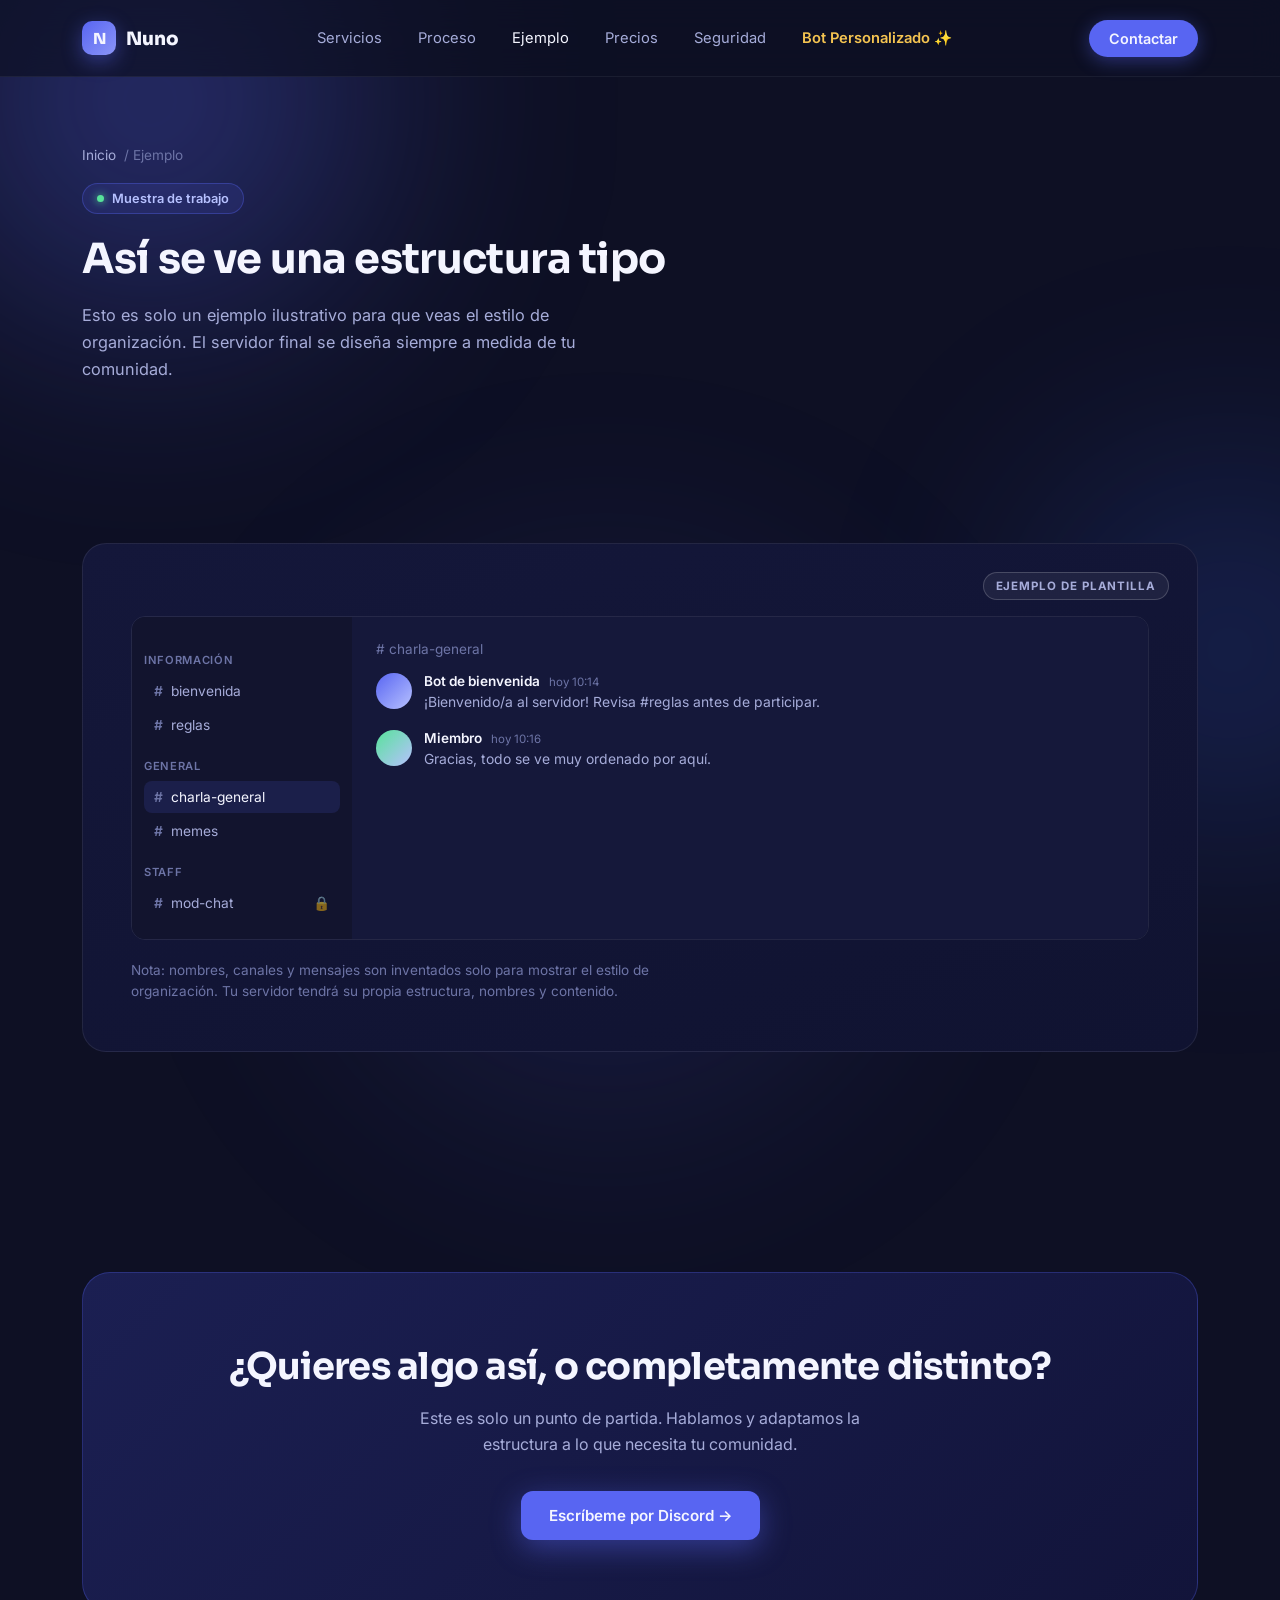
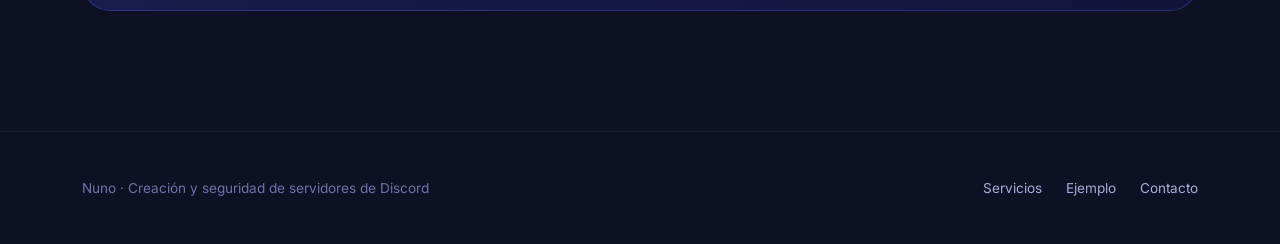
<file: ejemplo.html>
<!DOCTYPE html>
<html lang="es">
<head>
<meta charset="UTF-8">
<meta name="viewport" content="width=device-width, initial-scale=1.0">
<title>Ejemplo · Nuno</title>
<link rel="preconnect" href="https://fonts.googleapis.com">
<link href="https://fonts.googleapis.com/css2?family=Sora:wght@400;500;600;700;800&family=Inter:wght@400;500;600&family=JetBrains+Mono:wght@500&display=swap" rel="stylesheet">
<link rel="icon" type="image/svg+xml" href="favicon.svg">
<link rel="stylesheet" href="styles.css">
</head>
<body>

<div class="glow glow-1"></div>
<div class="glow glow-2"></div>
<div class="glow glow-3"></div>

<nav>
  <div class="wrap">
    <a href="index.html" class="brand">
      <div class="brand-mark">N</div>
      Nuno
    </a>
    <div class="nav-links">
      <a href="servicios.html">Servicios</a>
      <a href="proceso.html">Proceso</a>
      <a href="ejemplo.html" class="active">Ejemplo</a>
      <a href="precios.html">Precios</a>
      <a href="seguridad.html">Seguridad</a>
      <a href="bot-personalizado.html" class="nav-gold">Bot Personalizado ✨</a>
    </div>
    <a href="contacto.html" class="nav-cta">Contactar</a>
  </div>
</nav>

<header class="page-hero">
  <div class="wrap">
    <div class="breadcrumb"><a href="index.html">Inicio</a> / Ejemplo</div>
    <div class="eyebrow"><span class="dot"></span> Muestra de trabajo</div>
    <h1>Así se ve una estructura tipo</h1>
    <p>Esto es solo un ejemplo ilustrativo para que veas el estilo de organización. El servidor final se diseña siempre a medida de tu comunidad.</p>
  </div>
</header>

<section>
  <div class="wrap">
    <div class="example-wrap reveal">
      <span class="example-badge">Ejemplo de plantilla</span>

      <div class="example-grid">
        <div class="example-sidebar">
          <div class="channel-group">Información</div>
          <div class="channel"><span class="hash">#</span> bienvenida</div>
          <div class="channel"><span class="hash">#</span> reglas</div>
          <div class="channel-group">General</div>
          <div class="channel active"><span class="hash">#</span> charla-general</div>
          <div class="channel"><span class="hash">#</span> memes</div>
          <div class="channel-group">Staff</div>
          <div class="channel"><span class="hash">#</span> mod-chat <span class="lock-icon">🔒</span></div>
        </div>
        <div class="example-main">
          <div class="example-main-header"># charla-general</div>
          <div class="example-msg">
            <div class="example-avatar"></div>
            <div>
              <div class="example-msg-name">Bot de bienvenida <span>hoy 10:14</span></div>
              <div class="example-msg-text">¡Bienvenido/a al servidor! Revisa #reglas antes de participar.</div>
            </div>
          </div>
          <div class="example-msg">
            <div class="example-avatar" style="background:linear-gradient(135deg,#57E39A,#B7C1FF)"></div>
            <div>
              <div class="example-msg-name">Miembro <span>hoy 10:16</span></div>
              <div class="example-msg-text">Gracias, todo se ve muy ordenado por aquí.</div>
            </div>
          </div>
        </div>
      </div>
      <p class="example-caption">Nota: nombres, canales y mensajes son inventados solo para mostrar el estilo de organización. Tu servidor tendrá su propia estructura, nombres y contenido.</p>
    </div>
  </div>
</section>

<section class="cta-section">
  <div class="wrap">
    <div class="cta-box reveal">
      <h2>¿Quieres algo así, o completamente distinto?</h2>
      <p>Este es solo un punto de partida. Hablamos y adaptamos la estructura a lo que necesita tu comunidad.</p>
      <a href="contacto.html" class="btn-primary">Escríbeme por Discord →</a>
    </div>
  </div>
</section>

<footer>
  <div class="wrap footer-inner">
    <p>Nuno · Creación y seguridad de servidores de Discord</p>
    <div class="footer-links">
      <a href="servicios.html">Servicios</a>
      <a href="ejemplo.html">Ejemplo</a>
      <a href="contacto.html">Contacto</a>
    </div>
  </div>
</footer>

<script>
  const revealEls = document.querySelectorAll('.reveal');
  const io = new IntersectionObserver((entries) => {
    entries.forEach(e => {
      if(e.isIntersecting){
        e.target.classList.add('visible');
        io.unobserve(e.target);
      }
    });
  }, { threshold: 0.12 });
  revealEls.forEach(el => io.observe(el));
</script>

</body>
</html>
</file>
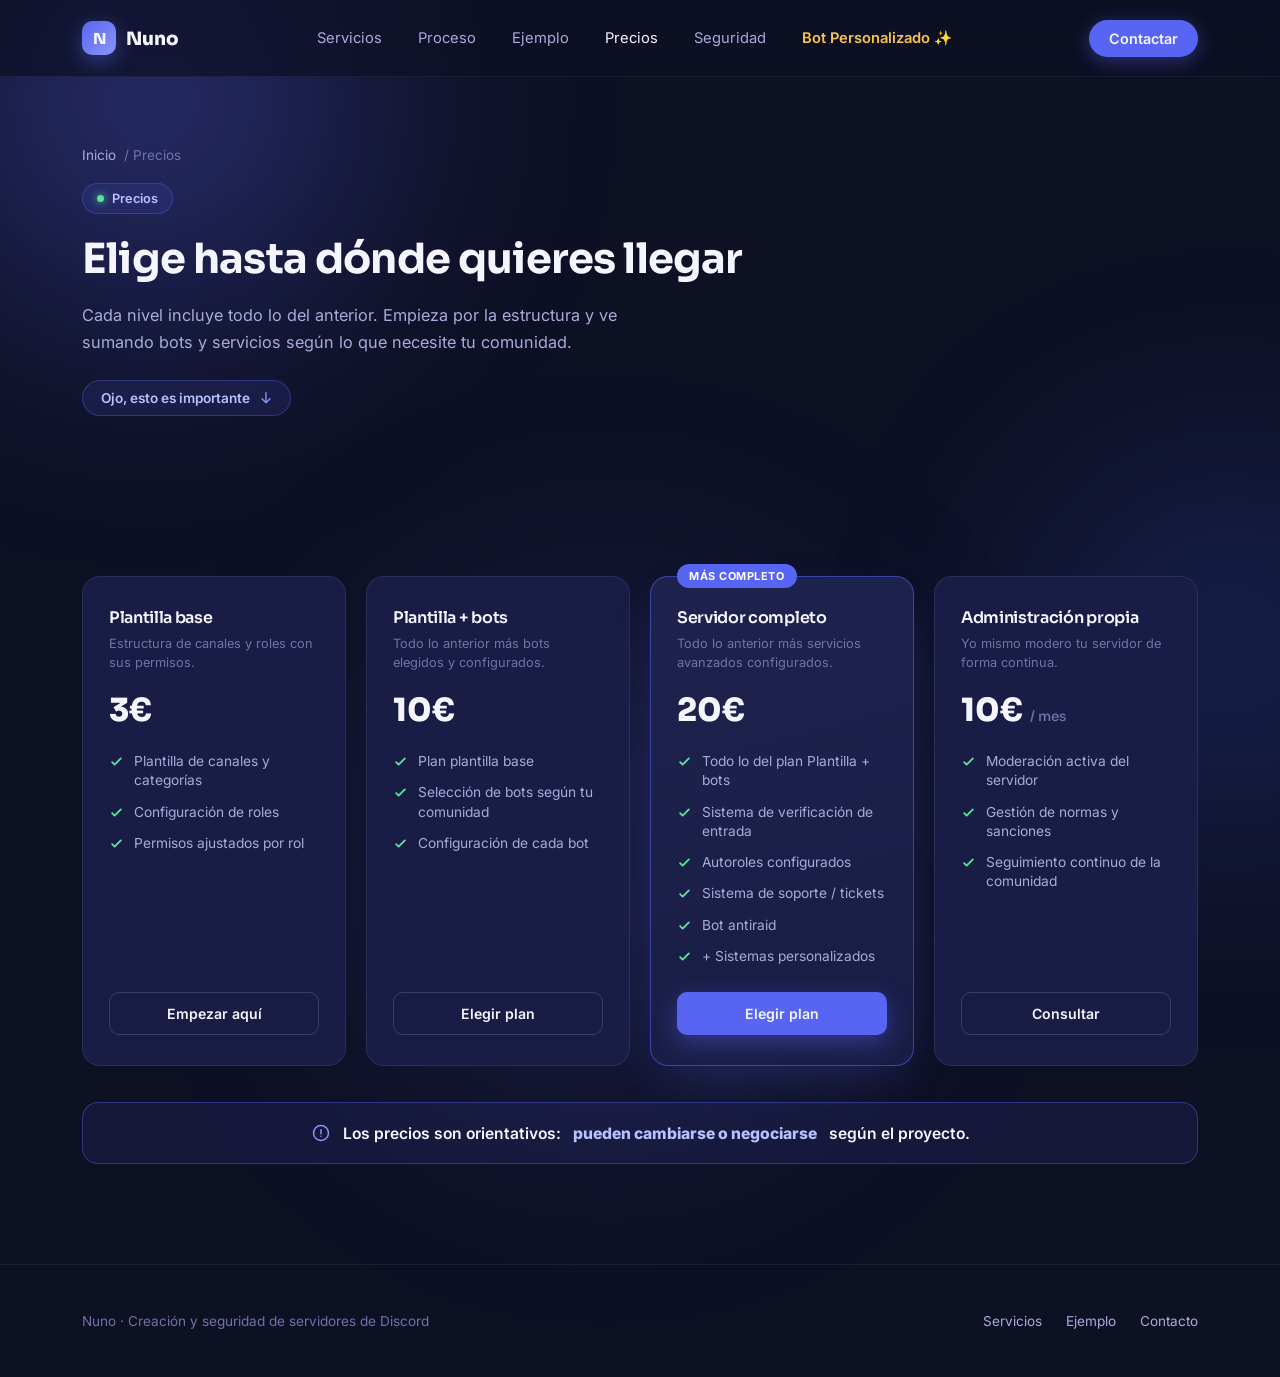
<file: precios.html>
<!DOCTYPE html>
<html lang="es">
<head>
<meta charset="UTF-8">
<meta name="viewport" content="width=device-width, initial-scale=1.0">
<title>Precios · Nuno</title>
<link rel="preconnect" href="https://fonts.googleapis.com">
<link href="https://fonts.googleapis.com/css2?family=Sora:wght@400;500;600;700;800&family=Inter:wght@400;500;600&family=JetBrains+Mono:wght@500&display=swap" rel="stylesheet">
<link rel="icon" type="image/svg+xml" href="favicon.svg">
<link rel="stylesheet" href="styles.css">
</head>
<body>

<div class="glow glow-1"></div>
<div class="glow glow-2"></div>
<div class="glow glow-3"></div>

<nav>
  <div class="wrap">
    <a href="index.html" class="brand">
      <div class="brand-mark">N</div>
      Nuno
    </a>
    <div class="nav-links">
      <a href="servicios.html">Servicios</a>
      <a href="proceso.html">Proceso</a>
      <a href="ejemplo.html">Ejemplo</a>
      <a href="precios.html" class="active">Precios</a>
      <a href="seguridad.html">Seguridad</a>
      <a href="bot-personalizado.html" class="nav-gold">Bot Personalizado ✨</a>
    </div>
    <a href="contacto.html" class="nav-cta">Contactar</a>
  </div>
</nav>

<header class="page-hero">
  <div class="wrap">
    <div class="breadcrumb"><a href="index.html">Inicio</a> / Precios</div>
    <div class="eyebrow"><span class="dot"></span> Precios</div>
    <h1>Elige hasta dónde quieres llegar</h1>
    <p>Cada nivel incluye todo lo del anterior. Empieza por la estructura y ve sumando bots y servicios según lo que necesite tu comunidad.</p>
    <a href="#precios-nota" class="scroll-hint">
      <span>Ojo, esto es importante</span>
      <svg width="16" height="16" viewBox="0 0 24 24" fill="none"><path d="M12 4v15M12 19l-6-6M12 19l6-6" stroke="#8B95F7" stroke-width="2" stroke-linecap="round" stroke-linejoin="round"/></svg>
    </a>
  </div>
</header>

<section>
  <div class="wrap">
    <div class="pricing-grid">
      <div class="price-card reveal">
        <h3>Plantilla base</h3>
        <p class="price-note">Estructura de canales y roles con sus permisos.</p>
        <div class="price-amount">3€</div>
        <ul class="price-features">
          <li><svg width="15" height="15" viewBox="0 0 24 24" fill="none"><path d="M5 13l4 4L19 7" stroke="#57E39A" stroke-width="3" stroke-linecap="round" stroke-linejoin="round"/></svg> Plantilla de canales y categorías</li>
          <li><svg width="15" height="15" viewBox="0 0 24 24" fill="none"><path d="M5 13l4 4L19 7" stroke="#57E39A" stroke-width="3" stroke-linecap="round" stroke-linejoin="round"/></svg> Configuración de roles</li>
          <li><svg width="15" height="15" viewBox="0 0 24 24" fill="none"><path d="M5 13l4 4L19 7" stroke="#57E39A" stroke-width="3" stroke-linecap="round" stroke-linejoin="round"/></svg> Permisos ajustados por rol</li>
        </ul>
        <a href="contacto.html" class="price-cta">Empezar aquí</a>
      </div>

      <div class="price-card reveal">
        <h3>Plantilla + bots</h3>
        <p class="price-note">Todo lo anterior más bots elegidos y configurados.</p>
        <div class="price-amount">10€</div>
        <ul class="price-features">
          <li><svg width="15" height="15" viewBox="0 0 24 24" fill="none"><path d="M5 13l4 4L19 7" stroke="#57E39A" stroke-width="3" stroke-linecap="round" stroke-linejoin="round"/></svg> Plan plantilla base</li>
          <li><svg width="15" height="15" viewBox="0 0 24 24" fill="none"><path d="M5 13l4 4L19 7" stroke="#57E39A" stroke-width="3" stroke-linecap="round" stroke-linejoin="round"/></svg> Selección de bots según tu comunidad</li>
          <li><svg width="15" height="15" viewBox="0 0 24 24" fill="none"><path d="M5 13l4 4L19 7" stroke="#57E39A" stroke-width="3" stroke-linecap="round" stroke-linejoin="round"/></svg> Configuración de cada bot</li>
        </ul>
        <a href="contacto.html" class="price-cta">Elegir plan</a>
      </div>

      <div class="price-card featured reveal">
        <span class="price-tag">Más completo</span>
        <h3>Servidor completo</h3>
        <p class="price-note">Todo lo anterior más servicios avanzados configurados.</p>
        <div class="price-amount">20€</div>
        <ul class="price-features">
          <li><svg width="15" height="15" viewBox="0 0 24 24" fill="none"><path d="M5 13l4 4L19 7" stroke="#57E39A" stroke-width="3" stroke-linecap="round" stroke-linejoin="round"/></svg> Todo lo del plan Plantilla + bots</li>
          <li><svg width="15" height="15" viewBox="0 0 24 24" fill="none"><path d="M5 13l4 4L19 7" stroke="#57E39A" stroke-width="3" stroke-linecap="round" stroke-linejoin="round"/></svg> Sistema de verificación de entrada</li>
          <li><svg width="15" height="15" viewBox="0 0 24 24" fill="none"><path d="M5 13l4 4L19 7" stroke="#57E39A" stroke-width="3" stroke-linecap="round" stroke-linejoin="round"/></svg> Autoroles configurados</li>
          <li><svg width="15" height="15" viewBox="0 0 24 24" fill="none"><path d="M5 13l4 4L19 7" stroke="#57E39A" stroke-width="3" stroke-linecap="round" stroke-linejoin="round"/></svg> Sistema de soporte / tickets</li>
          <li><svg width="15" height="15" viewBox="0 0 24 24" fill="none"><path d="M5 13l4 4L19 7" stroke="#57E39A" stroke-width="3" stroke-linecap="round" stroke-linejoin="round"/></svg> Bot antiraid</li>
          <li><svg width="15" height="15" viewBox="0 0 24 24" fill="none"><path d="M5 13l4 4L19 7" stroke="#57E39A" stroke-width="3" stroke-linecap="round" stroke-linejoin="round"/></svg> + Sistemas personalizados</li>
        </ul>
        <a href="contacto.html" class="price-cta">Elegir plan</a>
      </div>

      <div class="price-card reveal">
        <h3>Administración propia</h3>
        <p class="price-note">Yo mismo modero tu servidor de forma continua.</p>
        <div class="price-amount">10€ <span>/ mes</span></div>
        <ul class="price-features">
          <li><svg width="15" height="15" viewBox="0 0 24 24" fill="none"><path d="M5 13l4 4L19 7" stroke="#57E39A" stroke-width="3" stroke-linecap="round" stroke-linejoin="round"/></svg> Moderación activa del servidor</li>
          <li><svg width="15" height="15" viewBox="0 0 24 24" fill="none"><path d="M5 13l4 4L19 7" stroke="#57E39A" stroke-width="3" stroke-linecap="round" stroke-linejoin="round"/></svg> Gestión de normas y sanciones</li>
          <li><svg width="15" height="15" viewBox="0 0 24 24" fill="none"><path d="M5 13l4 4L19 7" stroke="#57E39A" stroke-width="3" stroke-linecap="round" stroke-linejoin="round"/></svg> Seguimiento continuo de la comunidad</li>
        </ul>
        <a href="contacto.html" class="price-cta">Consultar</a>
      </div>
    </div>

    <div class="price-negotiable reveal" id="precios-nota">
      <svg width="20" height="20" viewBox="0 0 24 24" fill="none"><circle cx="12" cy="12" r="9" stroke="#8B95F7" stroke-width="1.8"/><path d="M12 8v5M12 16h.01" stroke="#8B95F7" stroke-width="1.8" stroke-linecap="round"/></svg>
      Los precios son orientativos: <strong>pueden cambiarse o negociarse</strong> según el proyecto.
    </div>
  </div>
</section>

<footer>
  <div class="wrap footer-inner">
    <p>Nuno · Creación y seguridad de servidores de Discord</p>
    <div class="footer-links">
      <a href="servicios.html">Servicios</a>
      <a href="ejemplo.html">Ejemplo</a>
      <a href="contacto.html">Contacto</a>
    </div>
  </div>
</footer>

<script>
  const revealEls = document.querySelectorAll('.reveal');
  const io = new IntersectionObserver((entries) => {
    entries.forEach(e => {
      if(e.isIntersecting){
        e.target.classList.add('visible');
        io.unobserve(e.target);
      }
    });
  }, { threshold: 0.12 });
  revealEls.forEach(el => io.observe(el));
</script>

</body>
</html>
</file>
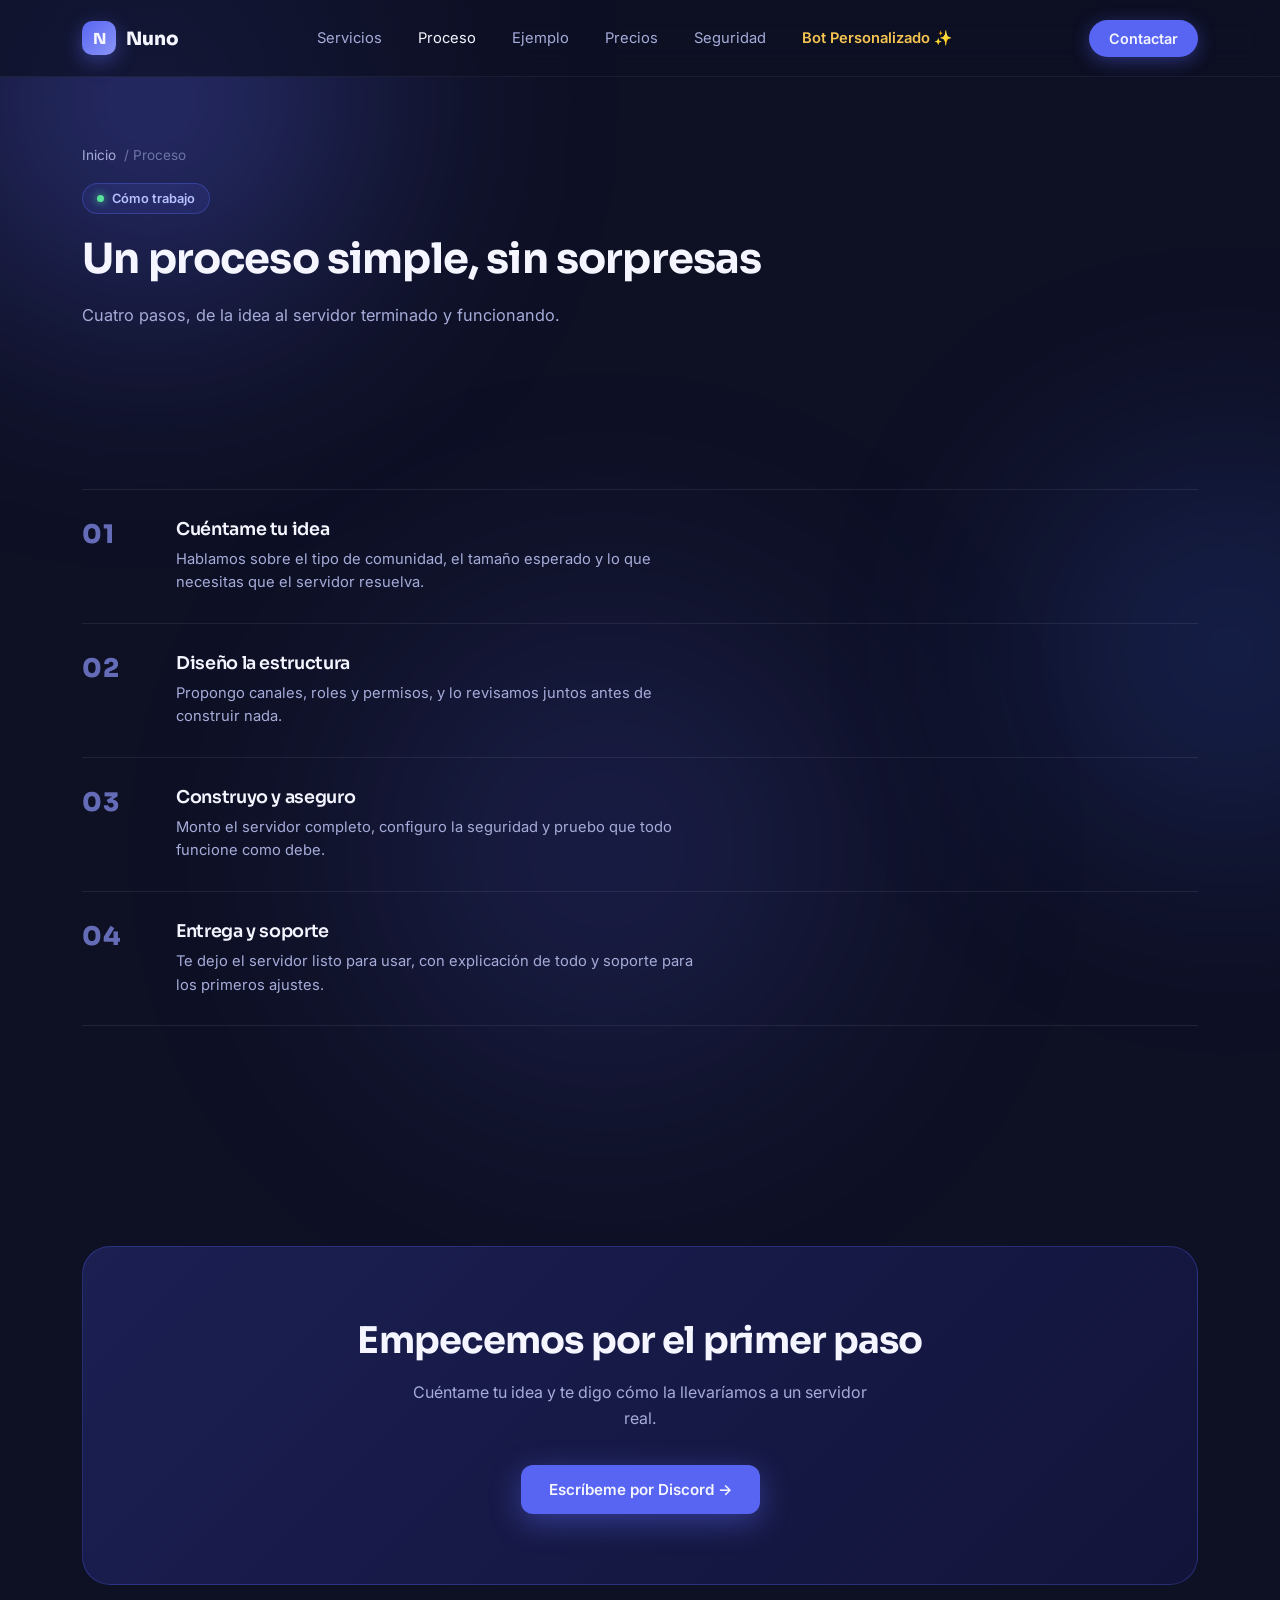
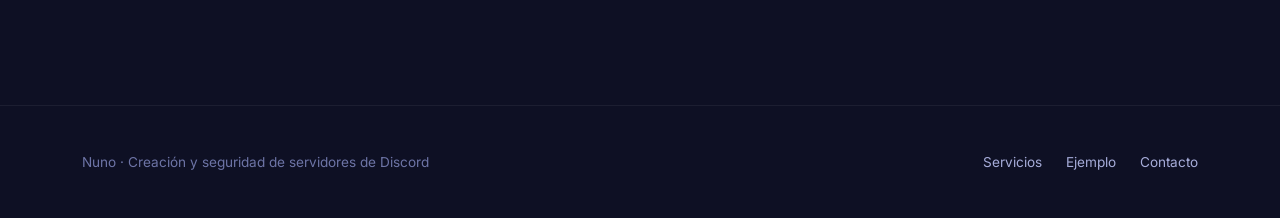
<file: proceso.html>
<!DOCTYPE html>
<html lang="es">
<head>
<meta charset="UTF-8">
<meta name="viewport" content="width=device-width, initial-scale=1.0">
<title>Proceso · Nuno</title>
<link rel="preconnect" href="https://fonts.googleapis.com">
<link href="https://fonts.googleapis.com/css2?family=Sora:wght@400;500;600;700;800&family=Inter:wght@400;500;600&family=JetBrains+Mono:wght@500&display=swap" rel="stylesheet">
<link rel="icon" type="image/svg+xml" href="favicon.svg">
<link rel="stylesheet" href="styles.css">
</head>
<body>

<div class="glow glow-1"></div>
<div class="glow glow-2"></div>
<div class="glow glow-3"></div>

<nav>
  <div class="wrap">
    <a href="index.html" class="brand">
      <div class="brand-mark">N</div>
      Nuno
    </a>
    <div class="nav-links">
      <a href="servicios.html">Servicios</a>
      <a href="proceso.html" class="active">Proceso</a>
      <a href="ejemplo.html">Ejemplo</a>
      <a href="precios.html">Precios</a>
      <a href="seguridad.html">Seguridad</a>
      <a href="bot-personalizado.html" class="nav-gold">Bot Personalizado ✨</a>
    </div>
    <a href="contacto.html" class="nav-cta">Contactar</a>
  </div>
</nav>

<header class="page-hero">
  <div class="wrap">
    <div class="breadcrumb"><a href="index.html">Inicio</a> / Proceso</div>
    <div class="eyebrow"><span class="dot"></span> Cómo trabajo</div>
    <h1>Un proceso simple, sin sorpresas</h1>
    <p>Cuatro pasos, de la idea al servidor terminado y funcionando.</p>
  </div>
</header>

<section>
  <div class="wrap">
    <div class="process-list">
      <div class="process-item reveal">
        <div class="process-num mono">01</div>
        <div>
          <h3>Cuéntame tu idea</h3>
          <p>Hablamos sobre el tipo de comunidad, el tamaño esperado y lo que necesitas que el servidor resuelva.</p>
        </div>
      </div>
      <div class="process-item reveal">
        <div class="process-num mono">02</div>
        <div>
          <h3>Diseño la estructura</h3>
          <p>Propongo canales, roles y permisos, y lo revisamos juntos antes de construir nada.</p>
        </div>
      </div>
      <div class="process-item reveal">
        <div class="process-num mono">03</div>
        <div>
          <h3>Construyo y aseguro</h3>
          <p>Monto el servidor completo, configuro la seguridad y pruebo que todo funcione como debe.</p>
        </div>
      </div>
      <div class="process-item reveal">
        <div class="process-num mono">04</div>
        <div>
          <h3>Entrega y soporte</h3>
          <p>Te dejo el servidor listo para usar, con explicación de todo y soporte para los primeros ajustes.</p>
        </div>
      </div>
    </div>
  </div>
</section>

<section class="cta-section">
  <div class="wrap">
    <div class="cta-box reveal">
      <h2>Empecemos por el primer paso</h2>
      <p>Cuéntame tu idea y te digo cómo la llevaríamos a un servidor real.</p>
      <a href="contacto.html" class="btn-primary">Escríbeme por Discord →</a>
    </div>
  </div>
</section>

<footer>
  <div class="wrap footer-inner">
    <p>Nuno · Creación y seguridad de servidores de Discord</p>
    <div class="footer-links">
      <a href="servicios.html">Servicios</a>
      <a href="ejemplo.html">Ejemplo</a>
      <a href="contacto.html">Contacto</a>
    </div>
  </div>
</footer>

<script>
  const revealEls = document.querySelectorAll('.reveal');
  const io = new IntersectionObserver((entries) => {
    entries.forEach(e => {
      if(e.isIntersecting){
        e.target.classList.add('visible');
        io.unobserve(e.target);
      }
    });
  }, { threshold: 0.12 });
  revealEls.forEach(el => io.observe(el));
</script>

</body>
</html>
</file>
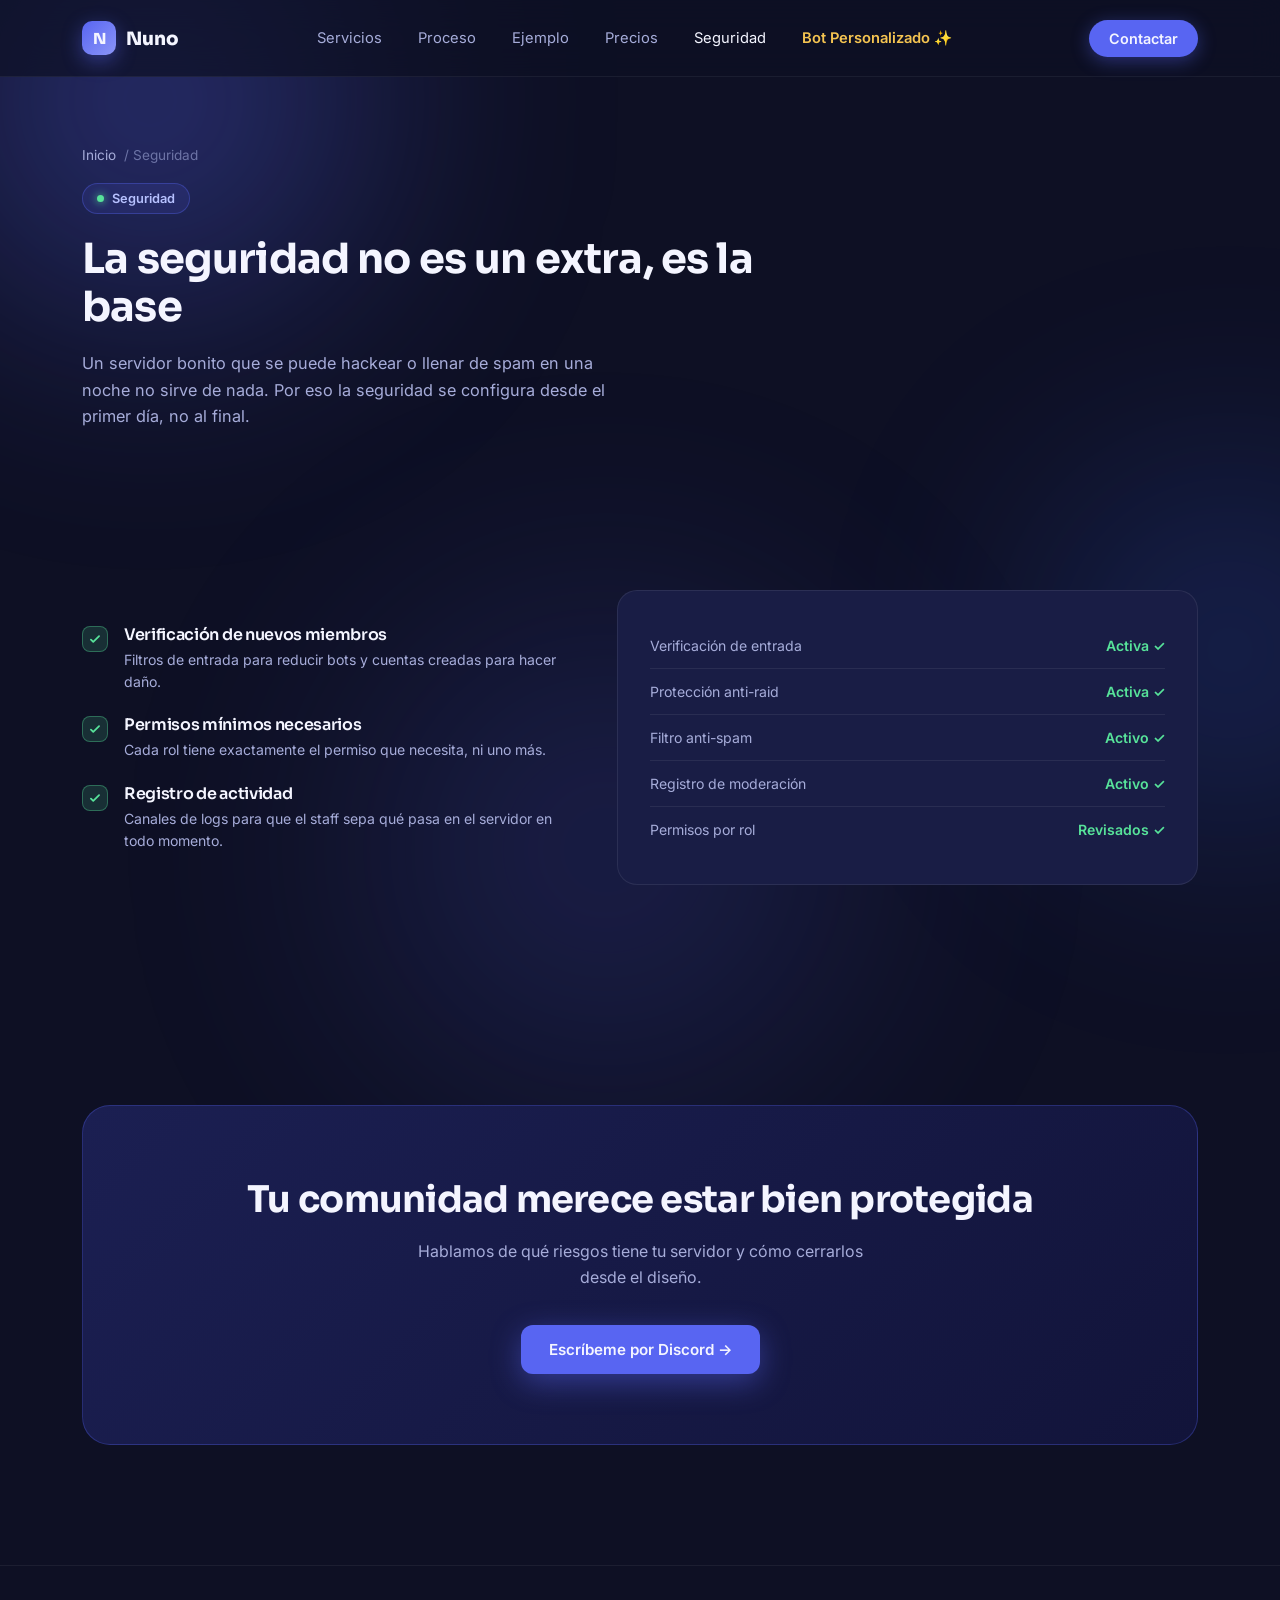
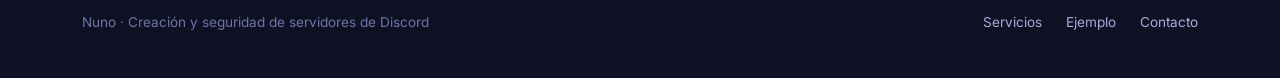
<file: seguridad.html>
<!DOCTYPE html>
<html lang="es">
<head>
<meta charset="UTF-8">
<meta name="viewport" content="width=device-width, initial-scale=1.0">
<title>Seguridad · Nuno</title>
<link rel="preconnect" href="https://fonts.googleapis.com">
<link href="https://fonts.googleapis.com/css2?family=Sora:wght@400;500;600;700;800&family=Inter:wght@400;500;600&family=JetBrains+Mono:wght@500&display=swap" rel="stylesheet">
<link rel="icon" type="image/svg+xml" href="favicon.svg">
<link rel="stylesheet" href="styles.css">
</head>
<body>

<div class="glow glow-1"></div>
<div class="glow glow-2"></div>
<div class="glow glow-3"></div>

<nav>
  <div class="wrap">
    <a href="index.html" class="brand">
      <div class="brand-mark">N</div>
      Nuno
    </a>
    <div class="nav-links">
      <a href="servicios.html">Servicios</a>
      <a href="proceso.html">Proceso</a>
      <a href="ejemplo.html">Ejemplo</a>
      <a href="precios.html">Precios</a>
      <a href="seguridad.html" class="active">Seguridad</a>
      <a href="bot-personalizado.html" class="nav-gold">Bot Personalizado ✨</a>
    </div>
    <a href="contacto.html" class="nav-cta">Contactar</a>
  </div>
</nav>

<header class="page-hero">
  <div class="wrap">
    <div class="breadcrumb"><a href="index.html">Inicio</a> / Seguridad</div>
    <div class="eyebrow"><span class="dot"></span> Seguridad</div>
    <h1>La seguridad no es un extra, es la base</h1>
    <p>Un servidor bonito que se puede hackear o llenar de spam en una noche no sirve de nada. Por eso la seguridad se configura desde el primer día, no al final.</p>
  </div>
</header>

<section>
  <div class="wrap">
    <div class="security-grid">
      <div class="reveal">
        <div class="security-list">
          <div class="security-list-item">
            <div class="check">
              <svg width="14" height="14" viewBox="0 0 24 24" fill="none"><path d="M5 13l4 4L19 7" stroke="#57E39A" stroke-width="3" stroke-linecap="round" stroke-linejoin="round"/></svg>
            </div>
            <div>
              <h3>Verificación de nuevos miembros</h3>
              <p>Filtros de entrada para reducir bots y cuentas creadas para hacer daño.</p>
            </div>
          </div>
          <div class="security-list-item">
            <div class="check">
              <svg width="14" height="14" viewBox="0 0 24 24" fill="none"><path d="M5 13l4 4L19 7" stroke="#57E39A" stroke-width="3" stroke-linecap="round" stroke-linejoin="round"/></svg>
            </div>
            <div>
              <h3>Permisos mínimos necesarios</h3>
              <p>Cada rol tiene exactamente el permiso que necesita, ni uno más.</p>
            </div>
          </div>
          <div class="security-list-item">
            <div class="check">
              <svg width="14" height="14" viewBox="0 0 24 24" fill="none"><path d="M5 13l4 4L19 7" stroke="#57E39A" stroke-width="3" stroke-linecap="round" stroke-linejoin="round"/></svg>
            </div>
            <div>
              <h3>Registro de actividad</h3>
              <p>Canales de logs para que el staff sepa qué pasa en el servidor en todo momento.</p>
            </div>
          </div>
        </div>
      </div>

      <div class="security-visual reveal">
        <div class="sec-row">
          <span class="sec-row-label">Verificación de entrada</span>
          <span class="sec-row-value">Activa ✓</span>
        </div>
        <div class="sec-row">
          <span class="sec-row-label">Protección anti-raid</span>
          <span class="sec-row-value">Activa ✓</span>
        </div>
        <div class="sec-row">
          <span class="sec-row-label">Filtro anti-spam</span>
          <span class="sec-row-value">Activo ✓</span>
        </div>
        <div class="sec-row">
          <span class="sec-row-label">Registro de moderación</span>
          <span class="sec-row-value">Activo ✓</span>
        </div>
        <div class="sec-row">
          <span class="sec-row-label">Permisos por rol</span>
          <span class="sec-row-value">Revisados ✓</span>
        </div>
      </div>
    </div>
  </div>
</section>

<section class="cta-section">
  <div class="wrap">
    <div class="cta-box reveal">
      <h2>Tu comunidad merece estar bien protegida</h2>
      <p>Hablamos de qué riesgos tiene tu servidor y cómo cerrarlos desde el diseño.</p>
      <a href="contacto.html" class="btn-primary">Escríbeme por Discord →</a>
    </div>
  </div>
</section>

<footer>
  <div class="wrap footer-inner">
    <p>Nuno · Creación y seguridad de servidores de Discord</p>
    <div class="footer-links">
      <a href="servicios.html">Servicios</a>
      <a href="ejemplo.html">Ejemplo</a>
      <a href="contacto.html">Contacto</a>
    </div>
  </div>
</footer>

<script>
  const revealEls = document.querySelectorAll('.reveal');
  const io = new IntersectionObserver((entries) => {
    entries.forEach(e => {
      if(e.isIntersecting){
        e.target.classList.add('visible');
        io.unobserve(e.target);
      }
    });
  }, { threshold: 0.12 });
  revealEls.forEach(el => io.observe(el));
</script>

</body>
</html>
</file>
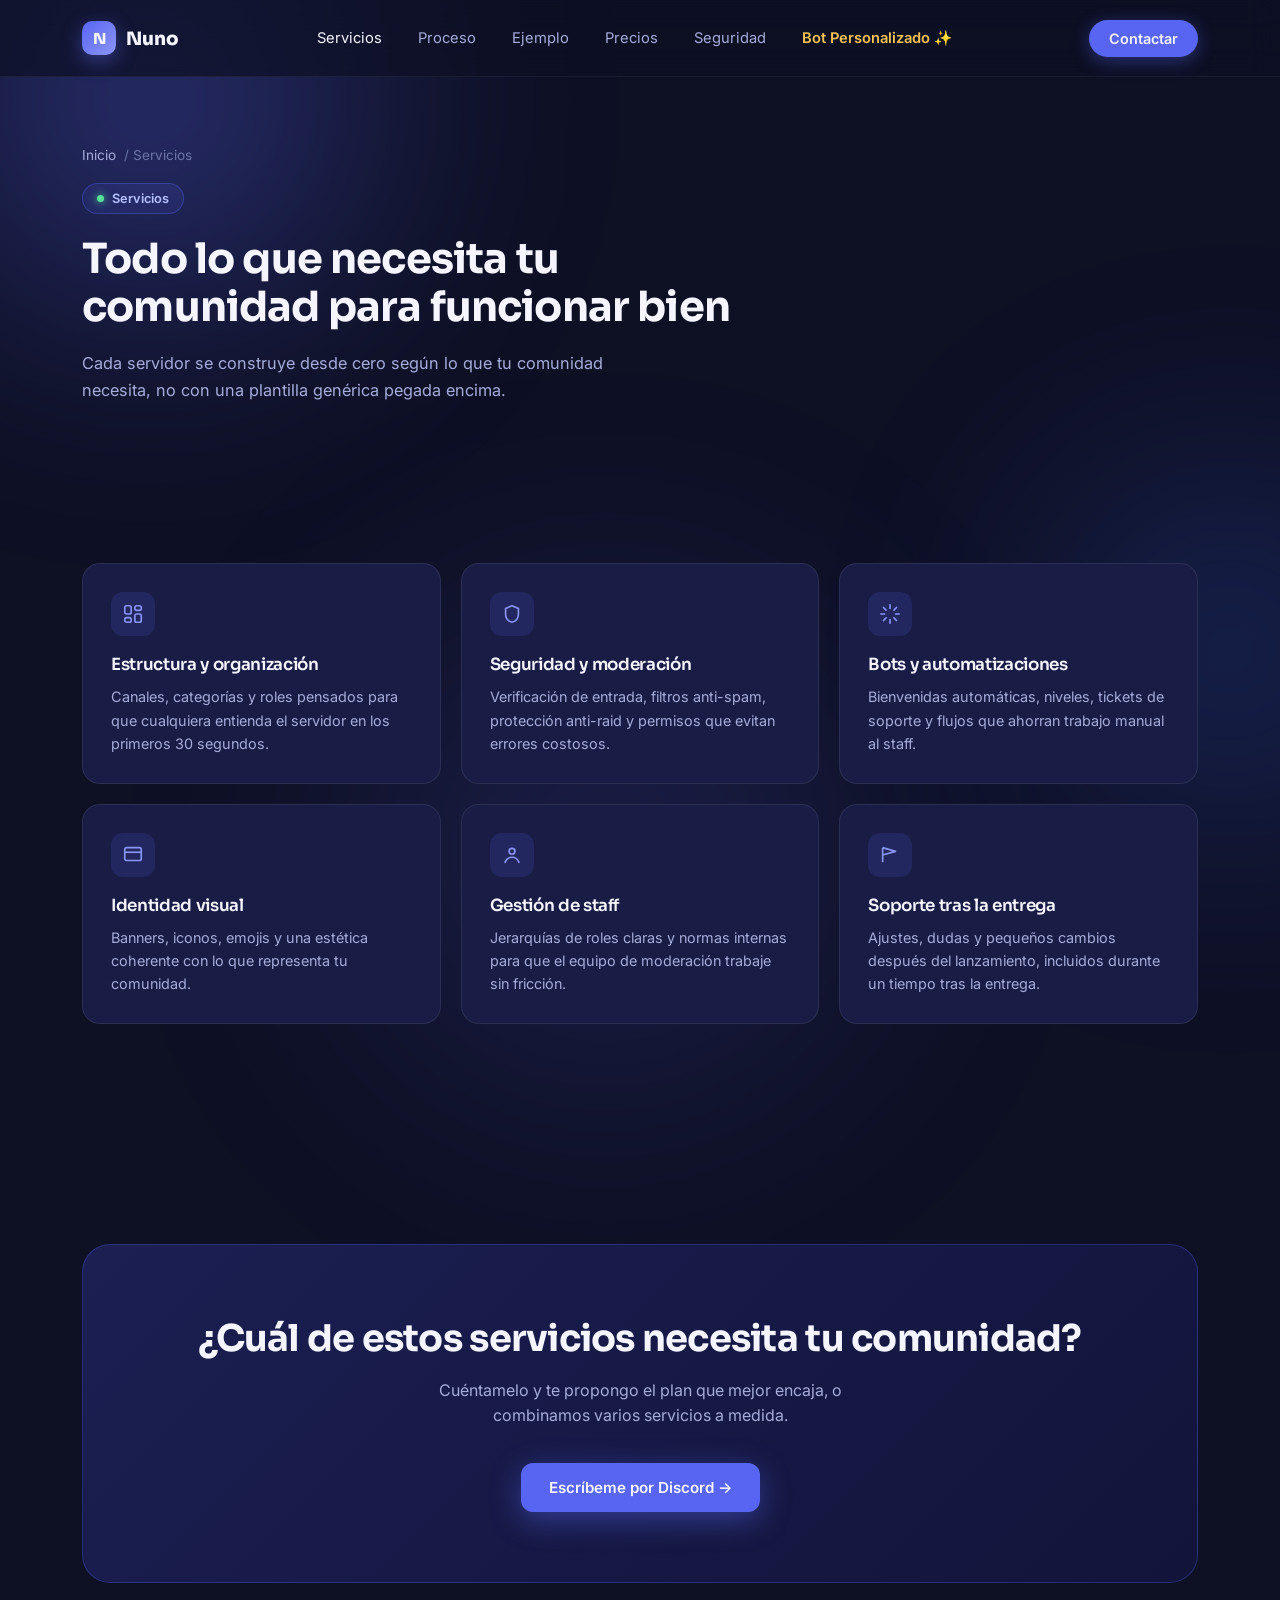
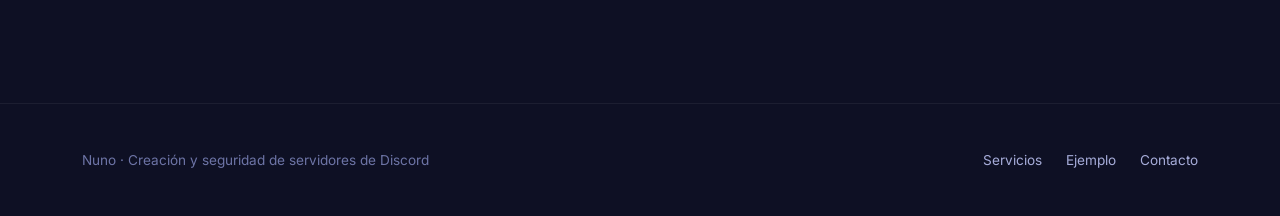
<file: servicios.html>
<!DOCTYPE html>
<html lang="es">
<head>
<meta charset="UTF-8">
<meta name="viewport" content="width=device-width, initial-scale=1.0">
<title>Servicios · Nuno</title>
<link rel="preconnect" href="https://fonts.googleapis.com">
<link href="https://fonts.googleapis.com/css2?family=Sora:wght@400;500;600;700;800&family=Inter:wght@400;500;600&family=JetBrains+Mono:wght@500&display=swap" rel="stylesheet">
<link rel="icon" type="image/svg+xml" href="favicon.svg">
<link rel="stylesheet" href="styles.css">
</head>
<body>

<div class="glow glow-1"></div>
<div class="glow glow-2"></div>
<div class="glow glow-3"></div>

<nav>
  <div class="wrap">
    <a href="index.html" class="brand">
      <div class="brand-mark">N</div>
      Nuno
    </a>
    <div class="nav-links">
      <a href="servicios.html" class="active">Servicios</a>
      <a href="proceso.html">Proceso</a>
      <a href="ejemplo.html">Ejemplo</a>
      <a href="precios.html">Precios</a>
      <a href="seguridad.html">Seguridad</a>
      <a href="bot-personalizado.html" class="nav-gold">Bot Personalizado ✨</a>
    </div>
    <a href="contacto.html" class="nav-cta">Contactar</a>
  </div>
</nav>

<header class="page-hero">
  <div class="wrap">
    <div class="breadcrumb"><a href="index.html">Inicio</a> / Servicios</div>
    <div class="eyebrow"><span class="dot"></span> Servicios</div>
    <h1>Todo lo que necesita tu comunidad para funcionar bien</h1>
    <p>Cada servidor se construye desde cero según lo que tu comunidad necesita, no con una plantilla genérica pegada encima.</p>
  </div>
</header>

<section>
  <div class="wrap">
    <div class="services-grid">
      <div class="service-card reveal">
        <div class="service-icon">
          <svg width="22" height="22" viewBox="0 0 24 24" fill="none"><rect x="3" y="3" width="7" height="9" rx="2" stroke="#8B95F7" stroke-width="1.8"/><rect x="14" y="3" width="7" height="5" rx="2" stroke="#8B95F7" stroke-width="1.8"/><rect x="14" y="12" width="7" height="9" rx="2" stroke="#8B95F7" stroke-width="1.8"/><rect x="3" y="16" width="7" height="5" rx="2" stroke="#8B95F7" stroke-width="1.8"/></svg>
        </div>
        <h3>Estructura y organización</h3>
        <p>Canales, categorías y roles pensados para que cualquiera entienda el servidor en los primeros 30 segundos.</p>
      </div>

      <div class="service-card reveal">
        <div class="service-icon">
          <svg width="22" height="22" viewBox="0 0 24 24" fill="none"><path d="M12 3l7 3v6c0 4.5-3 8-7 9-4-1-7-4.5-7-9V6l7-3z" stroke="#8B95F7" stroke-width="1.8" stroke-linejoin="round"/></svg>
        </div>
        <h3>Seguridad y moderación</h3>
        <p>Verificación de entrada, filtros anti-spam, protección anti-raid y permisos que evitan errores costosos.</p>
      </div>

      <div class="service-card reveal">
        <div class="service-icon">
          <svg width="22" height="22" viewBox="0 0 24 24" fill="none"><path d="M12 2v4M12 18v4M4.9 4.9l2.8 2.8M16.3 16.3l2.8 2.8M2 12h4M18 12h4M4.9 19.1l2.8-2.8M16.3 7.7l2.8-2.8" stroke="#8B95F7" stroke-width="1.8" stroke-linecap="round"/></svg>
        </div>
        <h3>Bots y automatizaciones</h3>
        <p>Bienvenidas automáticas, niveles, tickets de soporte y flujos que ahorran trabajo manual al staff.</p>
      </div>

      <div class="service-card reveal">
        <div class="service-icon">
          <svg width="22" height="22" viewBox="0 0 24 24" fill="none"><rect x="3" y="4" width="18" height="14" rx="2" stroke="#8B95F7" stroke-width="1.8"/><path d="M3 9h18" stroke="#8B95F7" stroke-width="1.8"/></svg>
        </div>
        <h3>Identidad visual</h3>
        <p>Banners, iconos, emojis y una estética coherente con lo que representa tu comunidad.</p>
      </div>

      <div class="service-card reveal">
        <div class="service-icon">
          <svg width="22" height="22" viewBox="0 0 24 24" fill="none"><circle cx="12" cy="8" r="3.2" stroke="#8B95F7" stroke-width="1.8"/><path d="M4.5 20c1.2-3.6 4-5.5 7.5-5.5s6.3 1.9 7.5 5.5" stroke="#8B95F7" stroke-width="1.8" stroke-linecap="round"/></svg>
        </div>
        <h3>Gestión de staff</h3>
        <p>Jerarquías de roles claras y normas internas para que el equipo de moderación trabaje sin fricción.</p>
      </div>

      <div class="service-card reveal">
        <div class="service-icon">
          <svg width="22" height="22" viewBox="0 0 24 24" fill="none"><path d="M4 4v16M4 4l14 4-14 4" stroke="#8B95F7" stroke-width="1.8" stroke-linejoin="round"/></svg>
        </div>
        <h3>Soporte tras la entrega</h3>
        <p>Ajustes, dudas y pequeños cambios después del lanzamiento, incluidos durante un tiempo tras la entrega.</p>
      </div>
    </div>
  </div>
</section>

<section class="cta-section">
  <div class="wrap">
    <div class="cta-box reveal">
      <h2>¿Cuál de estos servicios necesita tu comunidad?</h2>
      <p>Cuéntamelo y te propongo el plan que mejor encaja, o combinamos varios servicios a medida.</p>
      <a href="contacto.html" class="btn-primary">Escríbeme por Discord →</a>
    </div>
  </div>
</section>

<footer>
  <div class="wrap footer-inner">
    <p>Nuno · Creación y seguridad de servidores de Discord</p>
    <div class="footer-links">
      <a href="servicios.html">Servicios</a>
      <a href="ejemplo.html">Ejemplo</a>
      <a href="contacto.html">Contacto</a>
    </div>
  </div>
</footer>

<script>
  const revealEls = document.querySelectorAll('.reveal');
  const io = new IntersectionObserver((entries) => {
    entries.forEach(e => {
      if(e.isIntersecting){
        e.target.classList.add('visible');
        io.unobserve(e.target);
      }
    });
  }, { threshold: 0.12 });
  revealEls.forEach(el => io.observe(el));
</script>

</body>
</html>
</file>
<file: styles.css>
:root{
    --bg: #0E1024;
    --bg-soft: #14173A;
    --card: #191D45;
    --card-border: rgba(255,255,255,0.08);
    --blurple: #5865F2;
    --blurple-light: #8B95F7;
    --ice: #B7C1FF;
    --text: #F4F5FF;
    --text-muted: #A6ACD9;
    --text-faint: #6D74A6;
    --success: #57E39A;
  }

  *{margin:0;padding:0;box-sizing:border-box;}

  html{scroll-behavior:smooth;}

  body{
    background:var(--bg);
    color:var(--text);
    font-family:'Inter', sans-serif;
    overflow-x:hidden;
    -webkit-font-smoothing:antialiased;
  }

  h1,h2,h3,.display{
    font-family:'Sora', sans-serif;
    letter-spacing:-0.02em;
  }

  .mono{
    font-family:'JetBrains Mono', monospace;
    letter-spacing:0.02em;
  }

  a{color:inherit; text-decoration:none;}

  .wrap{
    max-width:1180px;
    margin:0 auto;
    padding:0 32px;
  }

  /* ---------- background atmosphere ---------- */
  .glow{
    position:fixed;
    border-radius:50%;
    filter:blur(120px);
    pointer-events:none;
    z-index:0;
    opacity:0.55;
  }
  .glow-1{
    width:600px;height:600px;
    background:radial-gradient(circle, var(--blurple) 0%, transparent 70%);
    top:-200px; left:-150px;
  }
  .glow-2{
    width:500px;height:500px;
    background:radial-gradient(circle, #3D6BFF 0%, transparent 70%);
    top:400px; right:-200px;
    opacity:0.35;
  }
  .glow-3{
    width:700px;height:700px;
    background:radial-gradient(circle, var(--blurple) 0%, transparent 70%);
    bottom:-300px; left:20%;
    opacity:0.25;
  }

  /* ---------- nav ---------- */
  nav{
    position:sticky;
    top:0;
    z-index:100;
    backdrop-filter:blur(16px);
    background:rgba(14,16,36,0.7);
    border-bottom:1px solid rgba(255,255,255,0.06);
  }
  nav .wrap{
    display:flex;
    align-items:center;
    justify-content:space-between;
    height:76px;
  }
  .brand{
    font-family:'Sora', sans-serif;
    font-weight:800;
    font-size:1.15rem;
    display:flex;
    align-items:center;
    gap:10px;
  }
  .brand-mark{
    width:34px;height:34px;
    border-radius:10px;
    background:linear-gradient(135deg, var(--blurple), var(--blurple-light));
    display:flex;align-items:center;justify-content:center;
    font-size:0.95rem;
    box-shadow:0 6px 20px rgba(88,101,242,0.45);
  }
  .nav-links{
    display:flex;
    gap:36px;
    font-size:0.92rem;
    color:var(--text-muted);
  }
  .nav-links a:hover{color:var(--text);}
  .nav-cta{
    padding:10px 20px;
    border-radius:999px;
    background:var(--blurple);
    font-weight:600;
    font-size:0.9rem;
    box-shadow:0 4px 18px rgba(88,101,242,0.4);
    transition:transform .15s ease, box-shadow .15s ease;
  }
  .nav-cta:hover{transform:translateY(-1px); box-shadow:0 8px 24px rgba(88,101,242,0.55);}

  @media(max-width:820px){ .nav-links{display:none;} }

  /* ---------- hero ---------- */
  header.hero{
    position:relative;
    padding:120px 0 100px;
    z-index:1;
  }
  .hero-inner{
    display:grid;
    grid-template-columns:1.05fr 0.95fr;
    gap:60px;
    align-items:center;
  }
  @media(max-width:960px){
    .hero-inner{grid-template-columns:1fr; text-align:left;}
  }

  .eyebrow{
    display:inline-flex;
    align-items:center;
    gap:8px;
    padding:7px 14px;
    border-radius:999px;
    background:rgba(88,101,242,0.12);
    border:1px solid rgba(88,101,242,0.35);
    color:var(--ice);
    font-size:0.8rem;
    font-weight:600;
    margin-bottom:26px;
  }
  .eyebrow .dot{
    width:7px;height:7px;border-radius:50%;
    background:var(--success);
    box-shadow:0 0 8px var(--success);
  }

  h1.hero-title{
    font-size:3.4rem;
    line-height:1.08;
    font-weight:700;
    margin-bottom:24px;
  }
  h1.hero-title .accent{
    background:linear-gradient(100deg, var(--blurple-light), var(--ice) 60%);
    -webkit-background-clip:text;
    background-clip:text;
    color:transparent;
  }
  @media(max-width:600px){ h1.hero-title{font-size:2.4rem;} }

  .hero-sub{
    font-size:1.08rem;
    color:var(--text-muted);
    max-width:520px;
    margin-bottom:36px;
    line-height:1.65;
  }

  .hero-actions{
    display:flex;
    gap:16px;
    margin-bottom:44px;
    flex-wrap:wrap;
  }
  .btn-primary{
    background:var(--blurple);
    padding:15px 28px;
    border-radius:12px;
    font-weight:600;
    font-size:0.95rem;
    box-shadow:0 8px 30px rgba(88,101,242,0.45);
    transition:transform .15s ease;
    display:inline-flex; align-items:center; gap:8px;
  }
  .btn-primary:hover{transform:translateY(-2px);}
  .btn-secondary{
    padding:15px 26px;
    border-radius:12px;
    font-weight:600;
    font-size:0.95rem;
    border:1px solid rgba(255,255,255,0.15);
    color:var(--text);
    transition:background .15s ease, border-color .15s ease;
  }
  .btn-secondary:hover{background:rgba(255,255,255,0.06); border-color:rgba(255,255,255,0.3);}

  .hero-trust{
    display:flex;
    gap:28px;
    flex-wrap:wrap;
  }
  .trust-item{
    font-size:0.85rem;
    color:var(--text-muted);
    display:flex;
    align-items:center;
    gap:8px;
  }
  .trust-item svg{flex-shrink:0;}

  /* ---------- hero visual: server mockup ---------- */
  .server-mock{
    position:relative;
    background:linear-gradient(165deg, var(--card), #131638);
    border:1px solid var(--card-border);
    border-radius:20px;
    padding:22px;
    box-shadow:0 30px 80px -20px rgba(0,0,0,0.6), 0 0 0 1px rgba(255,255,255,0.02);
    transform:rotate(1.2deg);
  }
  .server-mock-header{
    display:flex;
    align-items:center;
    justify-content:space-between;
    margin-bottom:18px;
    padding-bottom:16px;
    border-bottom:1px solid rgba(255,255,255,0.08);
  }
  .server-mock-title{
    display:flex;align-items:center;gap:10px;
    font-weight:700;
    font-size:0.95rem;
  }
  .server-icon{
    width:30px;height:30px;border-radius:9px;
    background:linear-gradient(135deg,var(--blurple),#7C89F9);
  }
  .status-badge{
    font-size:0.68rem;
    font-weight:600;
    color:var(--success);
    background:rgba(87,227,154,0.12);
    border:1px solid rgba(87,227,154,0.3);
    padding:4px 10px;
    border-radius:999px;
  }
  .channel-group{
    font-size:0.7rem;
    color:var(--text-faint);
    font-weight:600;
    text-transform:uppercase;
    letter-spacing:0.06em;
    margin:14px 0 8px;
  }
  .channel{
    display:flex;
    align-items:center;
    gap:8px;
    padding:8px 10px;
    border-radius:8px;
    font-size:0.86rem;
    color:var(--text-muted);
    margin-bottom:2px;
  }
  .channel.active{
    background:rgba(88,101,242,0.14);
    color:var(--text);
  }
  .channel .hash{color:var(--text-faint); font-weight:600;}
  .lock-icon{margin-left:auto; opacity:0.55;}

  /* ---------- sections ---------- */
  section{
    position:relative;
    z-index:1;
    padding:100px 0;
  }
  .section-head{
    max-width:620px;
    margin-bottom:56px;
  }
  .section-tag{
    font-size:0.78rem;
    font-weight:700;
    color:var(--blurple-light);
    text-transform:uppercase;
    letter-spacing:0.08em;
    margin-bottom:14px;
    display:block;
  }
  h2.section-title{
    font-size:2.1rem;
    font-weight:700;
    line-height:1.2;
    margin-bottom:16px;
  }
  .section-desc{
    color:var(--text-muted);
    font-size:1rem;
    line-height:1.65;
  }

  /* services bento */
  .services-grid{
    display:grid;
    grid-template-columns:repeat(3, 1fr);
    gap:20px;
  }
  @media(max-width:860px){ .services-grid{grid-template-columns:1fr 1fr;} }
  @media(max-width:600px){ .services-grid{grid-template-columns:1fr;} }

  .service-card{
    background:var(--card);
    border:1px solid var(--card-border);
    border-radius:18px;
    padding:28px;
    transition:transform .2s ease, border-color .2s ease;
  }
  .service-card:hover{
    transform:translateY(-4px);
    border-color:rgba(88,101,242,0.4);
  }
  .service-icon{
    width:44px;height:44px;
    border-radius:12px;
    background:rgba(88,101,242,0.15);
    display:flex;align-items:center;justify-content:center;
    margin-bottom:18px;
  }
  .service-card h3{
    font-size:1.05rem;
    margin-bottom:10px;
    font-weight:600;
  }
  .service-card p{
    font-size:0.9rem;
    color:var(--text-muted);
    line-height:1.6;
  }

  /* process */
  .process-list{
    display:flex;
    flex-direction:column;
  }
  .process-item{
    display:grid;
    grid-template-columns:70px 1fr;
    gap:24px;
    padding:28px 0;
    border-top:1px solid rgba(255,255,255,0.08);
  }
  .process-item:last-child{border-bottom:1px solid rgba(255,255,255,0.08);}
  .process-num{
    font-family:'Sora', sans-serif;
    font-weight:800;
    font-size:1.6rem;
    color:var(--blurple-light);
    opacity:0.7;
  }
  .process-item h3{font-size:1.1rem; margin-bottom:8px; font-weight:600;}
  .process-item p{color:var(--text-muted); font-size:0.92rem; max-width:520px; line-height:1.6;}

  /* example template */
  .example-wrap{
    position:relative;
    background:linear-gradient(160deg, var(--bg-soft), #101331);
    border:1px solid var(--card-border);
    border-radius:24px;
    padding:48px;
    overflow:hidden;
  }
  .example-badge{
    position:absolute;
    top:28px; right:28px;
    background:rgba(255,255,255,0.06);
    border:1px solid rgba(255,255,255,0.18);
    color:var(--text-muted);
    font-size:0.72rem;
    font-weight:700;
    letter-spacing:0.08em;
    text-transform:uppercase;
    padding:6px 12px;
    border-radius:999px;
    z-index:5;
  }
  .example-grid{
    display:grid;
    grid-template-columns:220px 1fr;
    gap:0;
    border-radius:14px;
    overflow:hidden;
    border:1px solid rgba(255,255,255,0.08);
    margin-top:24px;
  }
  @media(max-width:760px){ .example-grid{grid-template-columns:1fr;} }
  .example-sidebar{
    background:#12142E;
    padding:18px 12px;
  }
  .example-sidebar .channel-group{margin-top:18px;}
  .example-main{
    background:#15183A;
    padding:24px;
  }
  .example-main-header{
    font-size:0.85rem;
    color:var(--text-faint);
    margin-bottom:16px;
    display:flex; align-items:center; gap:8px;
  }
  .example-msg{
    display:flex;
    gap:12px;
    margin-bottom:18px;
  }
  .example-avatar{
    width:36px;height:36px;
    border-radius:50%;
    background:linear-gradient(135deg,var(--blurple),#B7C1FF);
    flex-shrink:0;
  }
  .example-msg-name{
    font-size:0.85rem;
    font-weight:600;
    margin-bottom:3px;
  }
  .example-msg-name span{
    font-weight:400;
    color:var(--text-faint);
    font-size:0.72rem;
    margin-left:6px;
  }
  .example-msg-text{
    font-size:0.87rem;
    color:var(--text-muted);
    line-height:1.5;
  }
  .example-caption{
    margin-top:20px;
    font-size:0.85rem;
    color:var(--text-faint);
    max-width:560px;
    line-height:1.6;
  }

  /* security */
  .security-section{
    background:var(--bg-soft);
    border-top:1px solid rgba(255,255,255,0.06);
    border-bottom:1px solid rgba(255,255,255,0.06);
  }
  .security-grid{
    display:grid;
    grid-template-columns:0.9fr 1.1fr;
    gap:60px;
    align-items:center;
  }
  @media(max-width:900px){ .security-grid{grid-template-columns:1fr;} }
  .security-list{
    display:flex;
    flex-direction:column;
    gap:22px;
  }
  .security-list-item{
    display:flex;
    gap:16px;
  }
  .check{
    width:26px;height:26px;
    border-radius:8px;
    background:rgba(87,227,154,0.15);
    border:1px solid rgba(87,227,154,0.35);
    display:flex;align-items:center;justify-content:center;
    flex-shrink:0;
    margin-top:2px;
  }
  .security-list-item h3{font-size:1rem; margin-bottom:4px; font-weight:600;}
  .security-list-item p{font-size:0.88rem; color:var(--text-muted); line-height:1.55;}

  .security-visual{
    background:var(--card);
    border:1px solid var(--card-border);
    border-radius:20px;
    padding:32px;
  }
  .sec-row{
    display:flex;
    justify-content:space-between;
    align-items:center;
    padding:14px 0;
    border-bottom:1px solid rgba(255,255,255,0.07);
    font-size:0.88rem;
  }
  .sec-row:last-child{border-bottom:none;}
  .sec-row-label{color:var(--text-muted);}
  .sec-row-value{
    font-weight:600;
    color:var(--success);
    display:flex; align-items:center; gap:6px;
  }

  /* pricing */
  .pricing-grid{
    display:grid;
    grid-template-columns:repeat(4, 1fr);
    gap:20px;
    align-items:stretch;
  }
  @media(max-width:980px){ .pricing-grid{grid-template-columns:1fr 1fr;} }
  @media(max-width:600px){ .pricing-grid{grid-template-columns:1fr;} }

  .price-card{
    background:var(--card);
    border:1px solid var(--card-border);
    border-radius:18px;
    padding:30px 26px;
    display:flex;
    flex-direction:column;
    transition:transform .2s ease, border-color .2s ease;
  }
  .price-card:hover{
    transform:translateY(-4px);
    border-color:rgba(88,101,242,0.4);
  }
  .price-card.featured{
    border-color:rgba(88,101,242,0.55);
    background:linear-gradient(165deg, #1E234E, var(--card));
    box-shadow:0 20px 50px -20px rgba(88,101,242,0.35);
    position:relative;
  }
  .price-tag{
    position:absolute;
    top:-13px; left:26px;
    background:var(--blurple);
    color:#fff;
    font-size:0.68rem;
    font-weight:700;
    letter-spacing:0.05em;
    text-transform:uppercase;
    padding:5px 12px;
    border-radius:999px;
  }
  .price-card h3{
    font-size:1rem;
    font-weight:600;
    margin-bottom:6px;
  }
  .price-card .price-note{
    font-size:0.8rem;
    color:var(--text-faint);
    margin-bottom:18px;
    min-height:32px;
    line-height:1.5;
  }
  .price-amount{
    font-family:'Sora', sans-serif;
    font-size:2rem;
    font-weight:800;
    margin-bottom:22px;
    color:var(--text);
  }
  .price-amount span{
    font-size:0.85rem;
    font-weight:500;
    color:var(--text-faint);
  }
  .price-features{
    list-style:none;
    display:flex;
    flex-direction:column;
    gap:12px;
    margin-bottom:26px;
    flex-grow:1;
  }
  .price-features li{
    font-size:0.86rem;
    color:var(--text-muted);
    display:flex;
    gap:10px;
    line-height:1.4;
  }
  .price-features li svg{flex-shrink:0; margin-top:2px;}
  .price-cta{
    text-align:center;
    padding:12px 0;
    border-radius:10px;
    font-weight:600;
    font-size:0.88rem;
    border:1px solid rgba(255,255,255,0.15);
    transition:background .15s ease, border-color .15s ease;
  }
  .price-cta:hover{background:rgba(255,255,255,0.06); border-color:rgba(255,255,255,0.3);}
  .price-card.featured .price-cta{
    background:var(--blurple);
    border-color:transparent;
    box-shadow:0 8px 24px rgba(88,101,242,0.4);
  }
  .price-card.featured .price-cta:hover{transform:none; filter:brightness(1.08);}

  .price-negotiable{
    margin-top:36px;
    scroll-margin-top:110px;
    background:rgba(88,101,242,0.1);
    border:1px solid rgba(88,101,242,0.4);
    border-radius:16px;
    padding:20px 26px;
    text-align:center;
    font-size:0.98rem;
    font-weight:600;
    color:var(--text);
    display:flex;
    align-items:center;
    justify-content:center;
    gap:12px;
    flex-wrap:wrap;
  }
  .price-negotiable svg{flex-shrink:0;}
  .price-negotiable strong{color:var(--ice); font-weight:800;}

  /* CTA */
  .cta-section{
    text-align:center;
    padding:120px 0;
  }
  .cta-box{
    background:linear-gradient(135deg, #1B1F52, #12143A);
    border:1px solid rgba(88,101,242,0.3);
    border-radius:28px;
    padding:70px 40px;
    position:relative;
    overflow:hidden;
  }
  .cta-box h2{
    font-size:2.3rem;
    margin-bottom:16px;
    font-weight:700;
  }
  @media(max-width:600px){ .cta-box h2{font-size:1.7rem;} }
  .cta-box p{
    color:var(--text-muted);
    max-width:480px;
    margin:0 auto 34px;
    line-height:1.6;
  }

  footer{
    padding:48px 0;
    border-top:1px solid rgba(255,255,255,0.06);
  }
  .footer-inner{
    display:flex;
    justify-content:space-between;
    align-items:center;
    flex-wrap:wrap;
    gap:16px;
  }
  .footer-inner p{
    color:var(--text-faint);
    font-size:0.85rem;
  }
  .footer-links{
    display:flex;
    gap:24px;
    font-size:0.85rem;
    color:var(--text-muted);
  }

  /* scroll reveal */
  .reveal{
    opacity:0;
    transform:translateY(24px);
    transition:opacity .7s ease, transform .7s ease;
  }
  .reveal.visible{
    opacity:1;
    transform:translateY(0);
  }

  @media (prefers-reduced-motion: reduce){
    .reveal{opacity:1; transform:none; transition:none;}
    html{scroll-behavior:auto;}
  }

  a:focus-visible, button:focus-visible{
    outline:2px solid var(--blurple-light);
    outline-offset:3px;
  }

/* ---------- sub-page hero ---------- */
.page-hero{
  position:relative;
  padding:70px 0 60px;
  z-index:1;
}
.page-hero .eyebrow{margin-bottom:22px;}
.page-hero h1{
  font-size:2.6rem;
  font-weight:700;
  line-height:1.15;
  margin-bottom:18px;
  max-width:680px;
}
@media(max-width:600px){ .page-hero h1{font-size:2rem;} }
.page-hero p{
  color:var(--text-muted);
  max-width:560px;
  font-size:1.02rem;
  line-height:1.65;
}
.breadcrumb{
  font-size:0.85rem;
  color:var(--text-faint);
  margin-bottom:20px;
  display:flex;
  align-items:center;
  gap:8px;
}
.breadcrumb a{color:var(--text-muted);}
.breadcrumb a:hover{color:var(--ice);}

/* ---------- home overview cards (link to sub-pages) ---------- */
.overview-grid{
  display:grid;
  grid-template-columns:repeat(3, 1fr);
  gap:20px;
}
@media(max-width:860px){ .overview-grid{grid-template-columns:1fr 1fr;} }
@media(max-width:600px){ .overview-grid{grid-template-columns:1fr;} }

.overview-card{
  background:var(--card);
  border:1px solid var(--card-border);
  border-radius:18px;
  padding:28px;
  display:flex;
  flex-direction:column;
  transition:transform .2s ease, border-color .2s ease;
}
.overview-card:hover{
  transform:translateY(-4px);
  border-color:rgba(88,101,242,0.4);
}
.overview-icon{
  width:44px;height:44px;
  border-radius:12px;
  background:rgba(88,101,242,0.15);
  display:flex;align-items:center;justify-content:center;
  margin-bottom:18px;
}
.overview-card h3{font-size:1.05rem; margin-bottom:10px; font-weight:600;}
.overview-card p{font-size:0.9rem; color:var(--text-muted); line-height:1.6; margin-bottom:20px; flex-grow:1;}
.overview-link{
  font-size:0.86rem;
  font-weight:600;
  color:var(--blurple-light);
  display:inline-flex;
  align-items:center;
  gap:6px;
}
.overview-card:hover .overview-link{color:var(--ice);}

/* ---------- contact page ---------- */
.contact-grid{
  display:grid;
  grid-template-columns:1.1fr 0.9fr;
  gap:40px;
  align-items:start;
}
@media(max-width:900px){ .contact-grid{grid-template-columns:1fr;} }

.discord-card{
  background:linear-gradient(160deg, #1E234E, var(--card));
  border:1px solid rgba(88,101,242,0.35);
  border-radius:20px;
  padding:36px;
  box-shadow:0 20px 50px -20px rgba(88,101,242,0.35);
}
.discord-card-top{
  display:flex;
  align-items:center;
  gap:16px;
  margin-bottom:22px;
}
.discord-avatar{
  width:56px;height:56px;
  border-radius:16px;
  background:linear-gradient(135deg,var(--blurple),#8B95F7);
  display:flex;align-items:center;justify-content:center;
  font-family:'Sora', sans-serif;
  font-weight:800;
  font-size:1.3rem;
  flex-shrink:0;
}
.discord-name{font-weight:700; font-size:1.1rem;}
.discord-handle{color:var(--text-faint); font-size:0.88rem;}
.discord-card p.discord-desc{
  color:var(--text-muted);
  font-size:0.92rem;
  line-height:1.6;
  margin-bottom:26px;
}
.discord-username-box{
  display:flex;
  align-items:center;
  justify-content:space-between;
  background:rgba(0,0,0,0.25);
  border:1px solid rgba(255,255,255,0.1);
  border-radius:12px;
  padding:14px 18px;
  margin-bottom:20px;
}
.discord-username-box .mono{font-size:0.95rem; color:var(--ice);}
.copy-btn{
  background:rgba(255,255,255,0.08);
  border:1px solid rgba(255,255,255,0.15);
  color:var(--text-muted);
  font-size:0.78rem;
  font-weight:600;
  padding:7px 12px;
  border-radius:8px;
  cursor:pointer;
  transition:background .15s ease, color .15s ease;
}
.copy-btn:hover{background:rgba(255,255,255,0.15); color:var(--text);}

.trouble-box{
  margin-top:16px;
  padding-top:24px;
  border-top:1px solid rgba(255,255,255,0.08);
}
.trouble-toggle{
  background:none;
  border:none;
  color:var(--text-muted);
  font-size:0.9rem;
  font-weight:600;
  cursor:pointer;
  display:flex;
  align-items:center;
  gap:8px;
  padding:0;
  font-family:'Inter', sans-serif;
}
.trouble-toggle:hover{color:var(--text);}
.trouble-toggle svg{transition:transform .2s ease;}
.trouble-toggle.open svg{transform:rotate(180deg);}
.trouble-answer{
  max-height:0;
  overflow:hidden;
  transition:max-height .3s ease, opacity .3s ease, margin-top .3s ease;
  opacity:0;
}
.trouble-answer.open{
  max-height:120px;
  opacity:1;
  margin-top:16px;
}
.trouble-answer-inner{
  background:rgba(0,0,0,0.2);
  border:1px solid rgba(255,255,255,0.08);
  border-radius:10px;
  padding:14px 18px;
  font-size:0.9rem;
  color:var(--text-muted);
}
.trouble-answer-inner a{color:var(--ice); font-weight:600;}

.contact-info-list{
  display:flex;
  flex-direction:column;
  gap:22px;
}
.contact-info-item{
  background:var(--card);
  border:1px solid var(--card-border);
  border-radius:16px;
  padding:22px 24px;
}
.contact-info-item h3{font-size:0.95rem; margin-bottom:8px; font-weight:600;}
.contact-info-item p{font-size:0.87rem; color:var(--text-muted); line-height:1.6;}

.nav-links a.active{color:var(--text);}

/* ---------- diamond / custom bot tier ---------- */
.diamond-section{
  margin-top:48px;
}
.diamond-card{
  position:relative;
  background:linear-gradient(160deg, #211D3E, #241D10);
  border:1px solid rgba(245,196,81,0.45);
  border-radius:24px;
  padding:52px;
  overflow:hidden;
  box-shadow:0 30px 70px -25px rgba(245,196,81,0.3);
}
.diamond-glow{
  position:absolute;
  top:-120px; right:-100px;
  width:420px; height:420px;
  background:radial-gradient(circle, rgba(245,196,81,0.35) 0%, transparent 70%);
  filter:blur(40px);
  pointer-events:none;
}
.diamond-badge{
  display:inline-flex;
  align-items:center;
  gap:8px;
  padding:7px 15px;
  border-radius:999px;
  background:linear-gradient(90deg,#F5C451,#FFE9B3);
  color:#2B210A;
  font-weight:700;
  font-size:0.75rem;
  text-transform:uppercase;
  letter-spacing:0.07em;
  margin-bottom:22px;
  position:relative;
  z-index:1;
}
.diamond-card h3{
  font-family:'Sora', sans-serif;
  font-size:1.7rem;
  font-weight:700;
  margin-bottom:14px;
  background:linear-gradient(100deg,#FFE9B3,#F5C451 55%,#FFD37A);
  -webkit-background-clip:text;
  background-clip:text;
  color:transparent;
  position:relative;
  z-index:1;
}
.diamond-card .diamond-desc{
  color:var(--text-muted);
  max-width:600px;
  margin-bottom:30px;
  line-height:1.65;
  font-size:0.98rem;
  position:relative;
  z-index:1;
}
.diamond-features{
  list-style:none;
  display:grid;
  grid-template-columns:1fr 1fr;
  gap:14px 28px;
  margin-bottom:34px;
  position:relative;
  z-index:1;
}
@media(max-width:640px){ .diamond-features{grid-template-columns:1fr;} }
.diamond-features li{
  display:flex;
  gap:10px;
  font-size:0.9rem;
  color:var(--text-muted);
  line-height:1.5;
}
.diamond-features li svg{flex-shrink:0; margin-top:2px;}
.diamond-price-row{
  display:flex;
  align-items:center;
  gap:16px;
  flex-wrap:wrap;
  position:relative;
  z-index:1;
}
.diamond-price-note{
  font-family:'Sora', sans-serif;
  font-size:1.05rem;
  font-weight:700;
  color:#F5C451;
}
.diamond-cta{
  background:linear-gradient(90deg,#F5C451,#FFE9B3);
  color:#2B210A;
  padding:15px 30px;
  border-radius:12px;
  font-weight:700;
  font-size:0.95rem;
  display:inline-flex;
  align-items:center;
  gap:8px;
  box-shadow:0 10px 32px rgba(245,196,81,0.4);
  transition:transform .15s ease;
}
.diamond-cta:hover{transform:translateY(-2px);}

.nav-links a.nav-gold{
  color:#F5C451;
  font-weight:600;
}
.nav-links a.nav-gold:hover, .nav-links a.nav-gold.active{
  color:#FFE9B3;
}

/* ---------- scroll hint (pricing page) ---------- */
.scroll-hint{
  display:inline-flex;
  align-items:center;
  gap:8px;
  margin-top:24px;
  padding:9px 16px 9px 18px;
  border-radius:999px;
  background:rgba(88,101,242,0.12);
  border:1px solid rgba(88,101,242,0.35);
  color:var(--ice);
  font-size:0.85rem;
  font-weight:600;
}
.scroll-hint svg{
  animation:scroll-bounce 1.6s ease-in-out infinite;
}
@keyframes scroll-bounce{
  0%, 100%{ transform:translateY(0); }
  50%{ transform:translateY(5px); }
}
@media (prefers-reduced-motion: reduce){
  .scroll-hint svg{ animation:none; }
}
</file>
